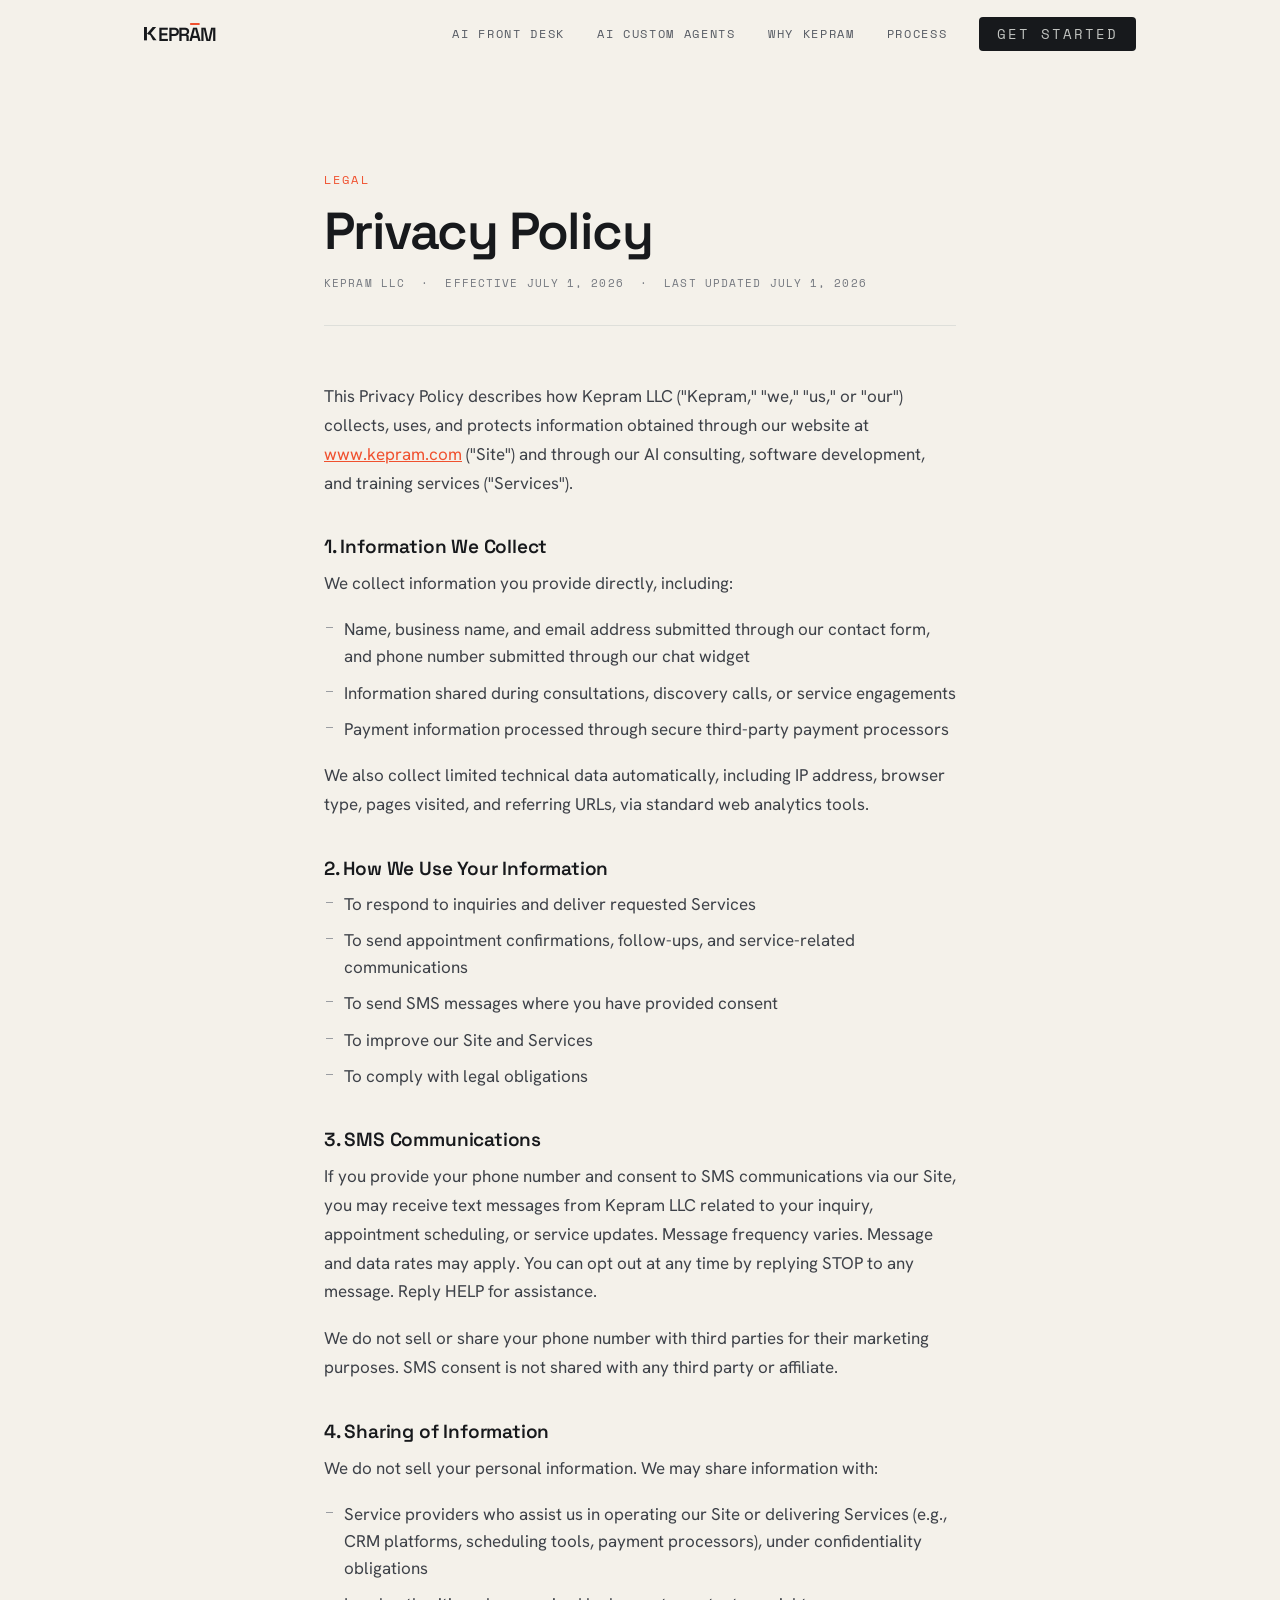
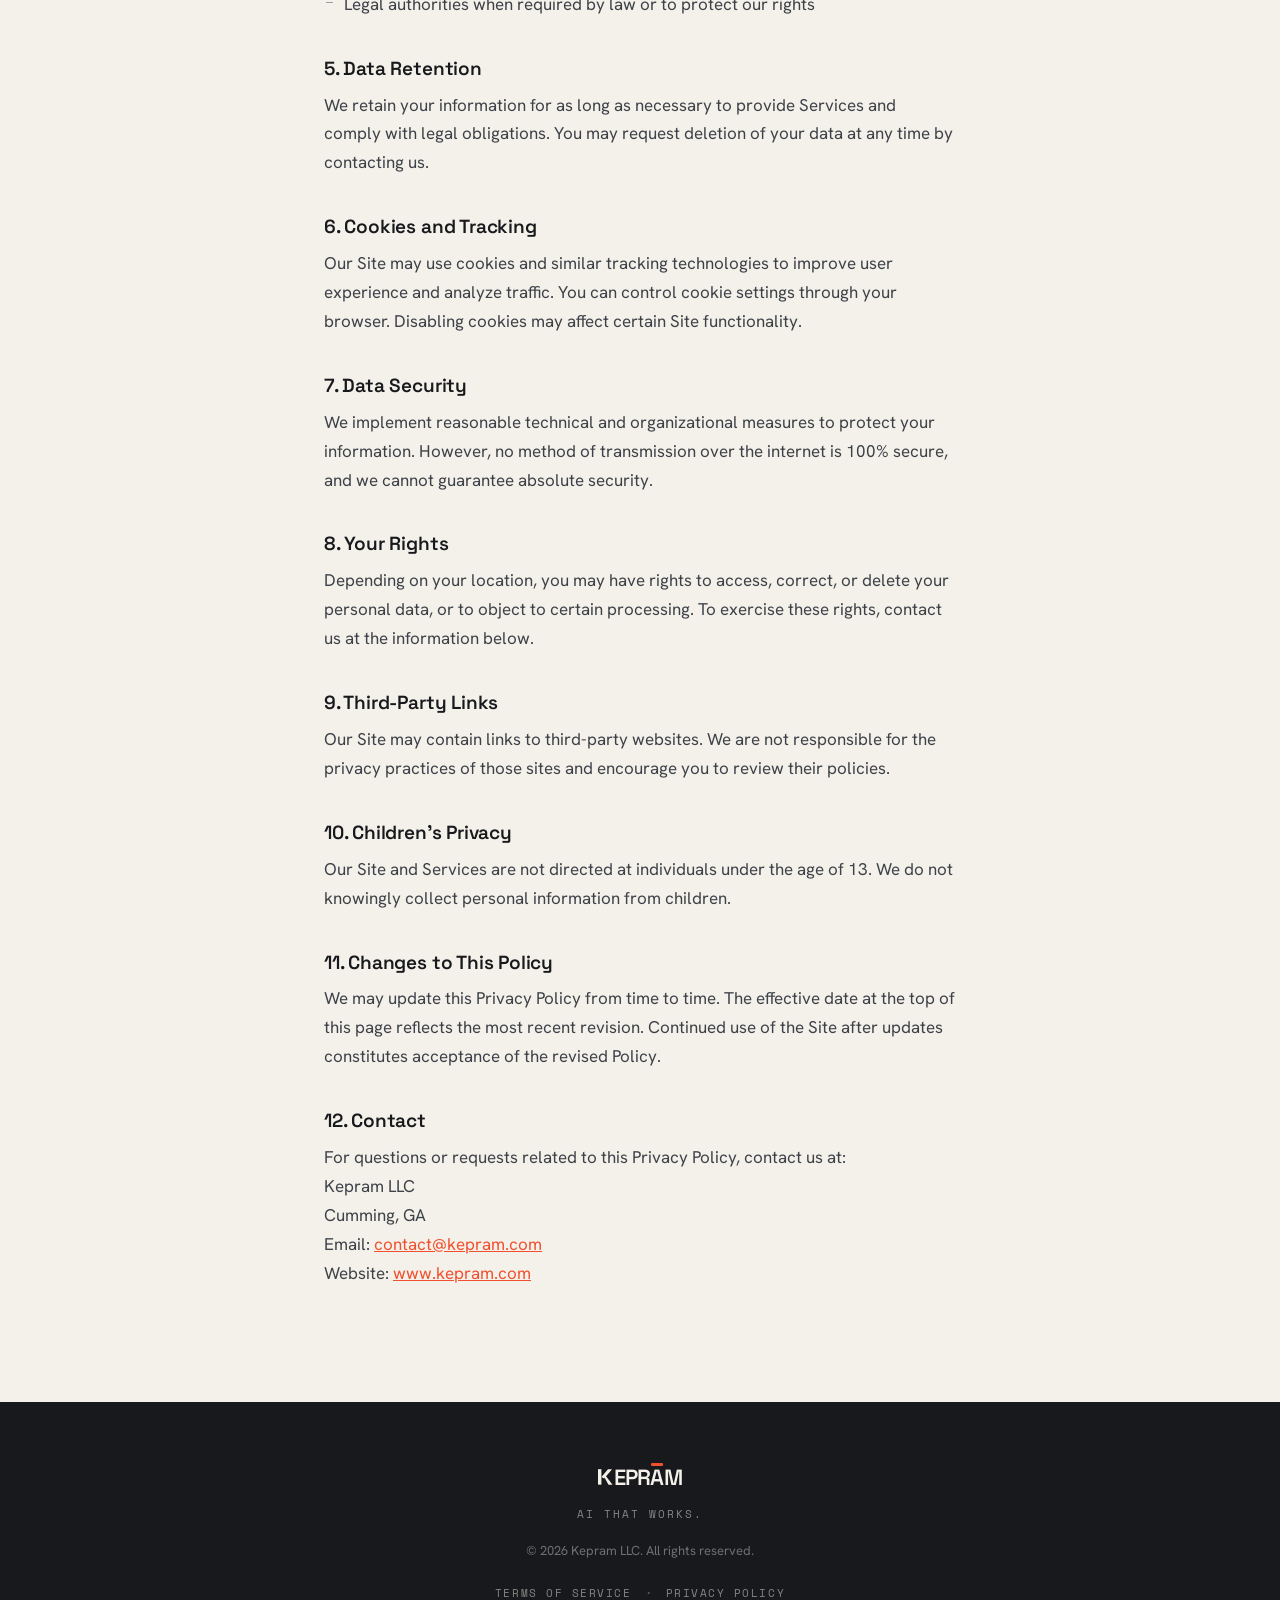
<file: privacy/index.html>
<!DOCTYPE html>
<html lang="en">
<head>
  <meta charset="UTF-8">
  <meta name="viewport" content="width=device-width, initial-scale=1.0">
  <meta name="description" content="Privacy Policy for Kepram LLC — how we collect, use, and protect information from our website and AI consulting, software, and training services.">
  <title>Privacy Policy — Kepram LLC</title>

  <link rel="icon" type="image/svg+xml" href="/assets/kepram-appicon.svg">

  <link rel="preconnect" href="https://fonts.googleapis.com">
  <link rel="preconnect" href="https://fonts.gstatic.com" crossorigin>
  <link href="https://fonts.googleapis.com/css2?family=Space+Grotesk:wght@400;500;600;700&family=Hanken+Grotesk:wght@400;500;600;700&family=Space+Mono:wght@400;700&display=swap" rel="stylesheet">

  <link rel="stylesheet" href="/style.css">
</head>
<body>

  <!-- ============================================================ TOP BAR -->
  <header class="topbar" id="topbar">
    <div class="wrap">
      <a class="wordmark" href="/" aria-label="Kepram home">
        <svg class="wordmark__k" viewBox="20 12 64 72" aria-hidden="true">
          <g fill="currentColor"><rect x="20" y="16" width="15" height="68"/><polygon points="35,50 64,16 82,16 47,57"/><polygon points="47,49 66,84 84,84 51,42"/></g>
        </svg>EPR<span class="wordmark__a">A</span>M
      </a>
      <nav class="topnav">
        <a href="/ai-front-desk/">AI Front Desk</a>
        <a href="/ai-custom-agents/">AI Custom Agents</a>
        <a href="/#why">Why Kepram</a>
        <a href="/#how-it-works">Process</a>
        <a href="/#contact" class="btn btn--ink">Get started</a>
      </nav>
      <button class="hamburger" id="hamburger" aria-label="Open menu">
        <span></span><span></span><span></span>
      </button>
    </div>
  </header>

  <div id="mobile-menu">
    <a href="/ai-front-desk/" class="mobile-link">AI Front Desk</a>
    <a href="/ai-custom-agents/" class="mobile-link">AI Custom Agents</a>
    <a href="/#why" class="mobile-link">Why Kepram</a>
    <a href="/#how-it-works" class="mobile-link">Process</a>
    <a href="/#contact" class="mobile-link mobile-cta">Get started</a>
  </div>

  <!-- ============================================================ LEGAL -->
  <section class="legal">
    <div class="wrap">
      <div class="legal-head">
        <div class="eyebrow">Legal</div>
        <h1>Privacy Policy</h1>
        <p class="legal-meta">Kepram LLC &nbsp;·&nbsp; Effective July 1, 2026 &nbsp;·&nbsp; Last updated July 1, 2026</p>
      </div>

      <div class="legal-body">
        <p>This Privacy Policy describes how Kepram LLC ("Kepram," "we," "us," or "our") collects, uses, and protects information obtained through our website at <a href="https://www.kepram.com">www.kepram.com</a> ("Site") and through our AI consulting, software development, and training services ("Services").</p>

        <h2>1. Information We Collect</h2>
        <p>We collect information you provide directly, including:</p>
        <ul>
          <li>Name, business name, and email address submitted through our contact form, and phone number submitted through our chat widget</li>
          <li>Information shared during consultations, discovery calls, or service engagements</li>
          <li>Payment information processed through secure third-party payment processors</li>
        </ul>
        <p>We also collect limited technical data automatically, including IP address, browser type, pages visited, and referring URLs, via standard web analytics tools.</p>

        <h2>2. How We Use Your Information</h2>
        <ul>
          <li>To respond to inquiries and deliver requested Services</li>
          <li>To send appointment confirmations, follow-ups, and service-related communications</li>
          <li>To send SMS messages where you have provided consent</li>
          <li>To improve our Site and Services</li>
          <li>To comply with legal obligations</li>
        </ul>

        <h2>3. SMS Communications</h2>
        <p>If you provide your phone number and consent to SMS communications via our Site, you may receive text messages from Kepram LLC related to your inquiry, appointment scheduling, or service updates. Message frequency varies. Message and data rates may apply. You can opt out at any time by replying STOP to any message. Reply HELP for assistance.</p>
        <p>We do not sell or share your phone number with third parties for their marketing purposes. SMS consent is not shared with any third party or affiliate.</p>

        <h2>4. Sharing of Information</h2>
        <p>We do not sell your personal information. We may share information with:</p>
        <ul>
          <li>Service providers who assist us in operating our Site or delivering Services (e.g., CRM platforms, scheduling tools, payment processors), under confidentiality obligations</li>
          <li>Legal authorities when required by law or to protect our rights</li>
        </ul>

        <h2>5. Data Retention</h2>
        <p>We retain your information for as long as necessary to provide Services and comply with legal obligations. You may request deletion of your data at any time by contacting us.</p>

        <h2>6. Cookies and Tracking</h2>
        <p>Our Site may use cookies and similar tracking technologies to improve user experience and analyze traffic. You can control cookie settings through your browser. Disabling cookies may affect certain Site functionality.</p>

        <h2>7. Data Security</h2>
        <p>We implement reasonable technical and organizational measures to protect your information. However, no method of transmission over the internet is 100% secure, and we cannot guarantee absolute security.</p>

        <h2>8. Your Rights</h2>
        <p>Depending on your location, you may have rights to access, correct, or delete your personal data, or to object to certain processing. To exercise these rights, contact us at the information below.</p>

        <h2>9. Third-Party Links</h2>
        <p>Our Site may contain links to third-party websites. We are not responsible for the privacy practices of those sites and encourage you to review their policies.</p>

        <h2>10. Children's Privacy</h2>
        <p>Our Site and Services are not directed at individuals under the age of 13. We do not knowingly collect personal information from children.</p>

        <h2>11. Changes to This Policy</h2>
        <p>We may update this Privacy Policy from time to time. The effective date at the top of this page reflects the most recent revision. Continued use of the Site after updates constitutes acceptance of the revised Policy.</p>

        <h2>12. Contact</h2>
        <p>For questions or requests related to this Privacy Policy, contact us at:<br>
        Kepram LLC<br>
        Cumming, GA<br>
        Email: <a href="mailto:contact@kepram.com">contact@kepram.com</a><br>
        Website: <a href="https://www.kepram.com">www.kepram.com</a></p>
      </div>
    </div>
  </section>

  <!-- ============================================================ FOOTER -->
  <footer id="footer">
    <div class="wrap">
      <span class="wordmark wordmark--paper">
        <svg class="wordmark__k" viewBox="20 12 64 72" aria-hidden="true">
          <g fill="currentColor"><rect x="20" y="16" width="15" height="68"/><polygon points="35,50 64,16 82,16 47,57"/><polygon points="47,49 66,84 84,84 51,42"/></g>
        </svg>EPR<span class="wordmark__a">A</span>M
      </span>
      <p class="footer-tagline">AI that works.</p>
      <p class="footer-copy">© 2026 Kepram LLC. All rights reserved.</p>
      <nav class="footer-links">
        <a href="/terms/">Terms of Service</a>
        <span aria-hidden="true">·</span>
        <a href="/privacy/">Privacy Policy</a>
      </nav>
    </div>
  </footer>

  <!-- ============================================================ SCRIPTS -->
  <script>
    /* TOPBAR scroll */
    const topbar = document.getElementById('topbar');
    window.addEventListener('scroll', () => {
      topbar.classList.toggle('scrolled', window.scrollY > 24);
    }, { passive: true });

    /* MOBILE MENU */
    const hamburger = document.getElementById('hamburger');
    const mobileMenu = document.getElementById('mobile-menu');
    hamburger.addEventListener('click', () => {
      hamburger.classList.toggle('open');
      mobileMenu.classList.toggle('open');
    });
    document.querySelectorAll('.mobile-link').forEach(l => {
      l.addEventListener('click', () => {
        hamburger.classList.remove('open');
        mobileMenu.classList.remove('open');
      });
    });
  </script>

  <!-- ============================================================ CHAT WIDGET (LeadConnector — powers SMS + A2P) -->

</body>
</html>
</file>
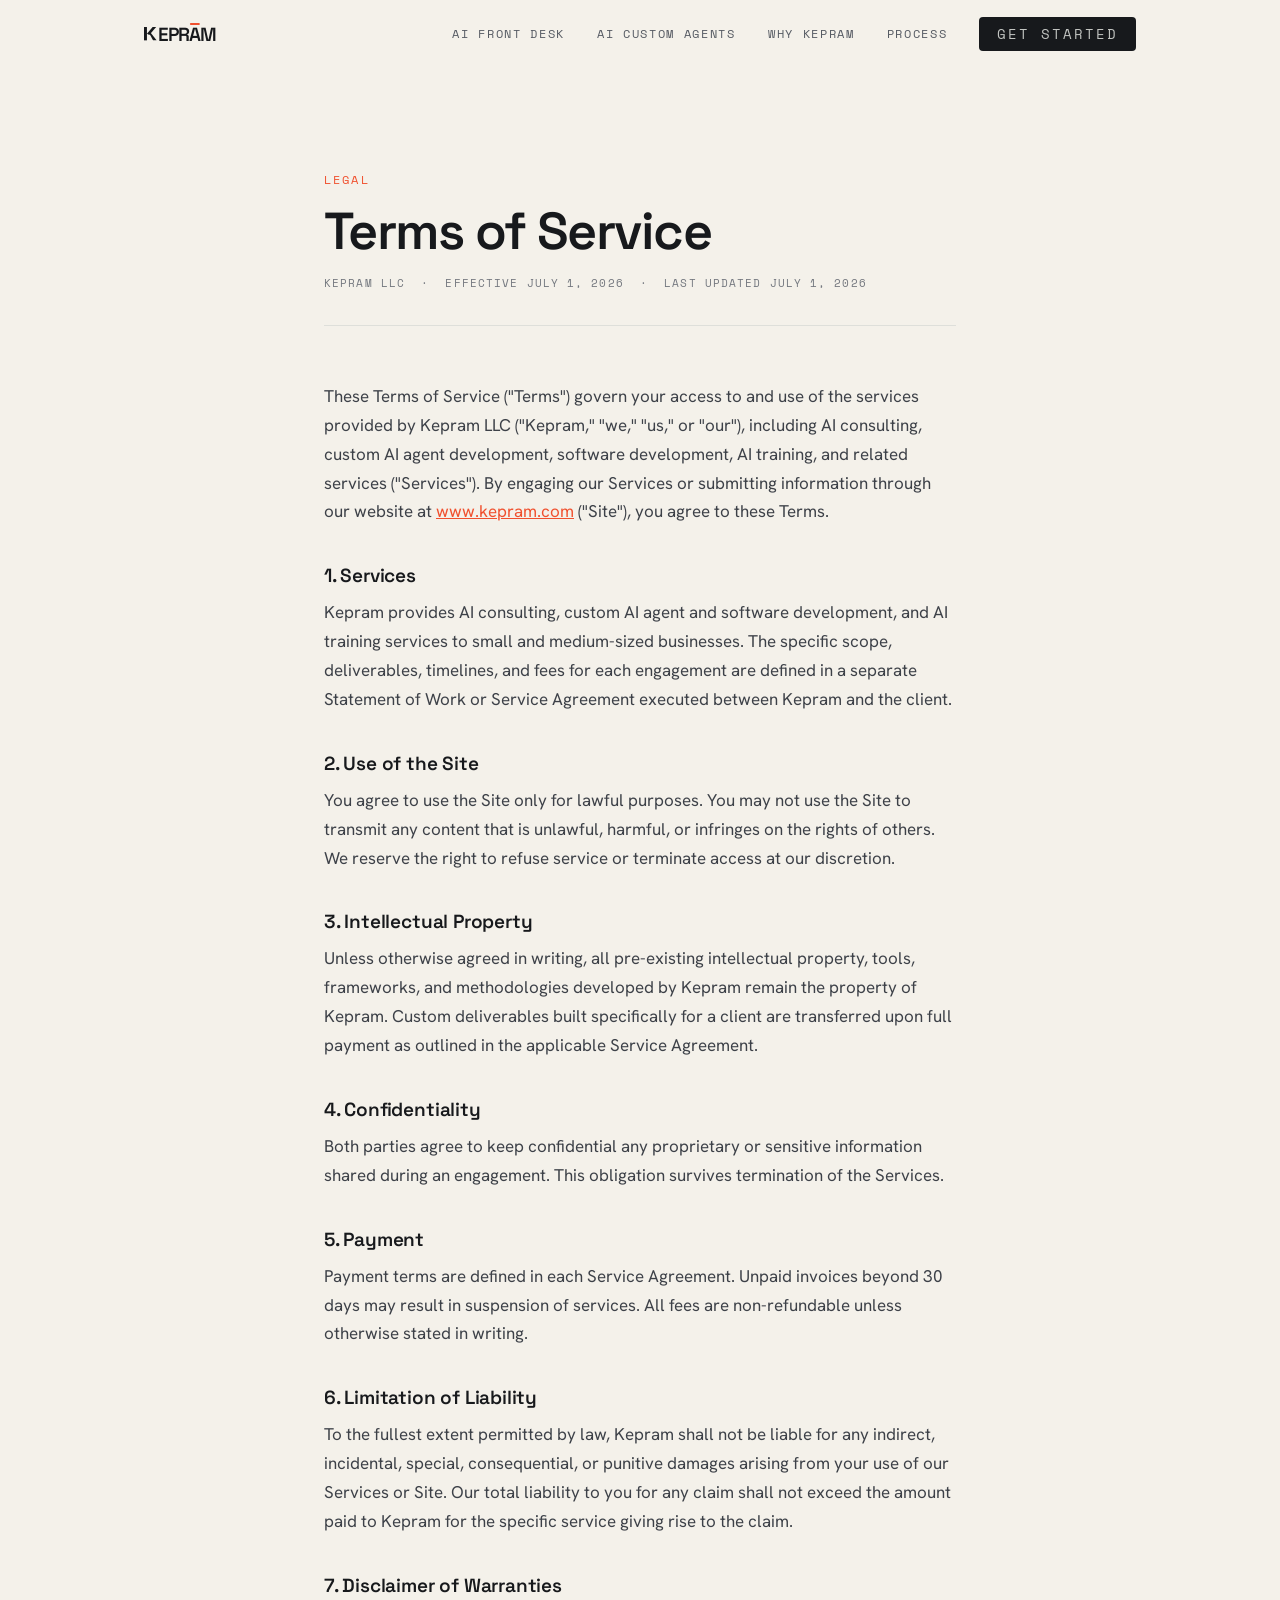
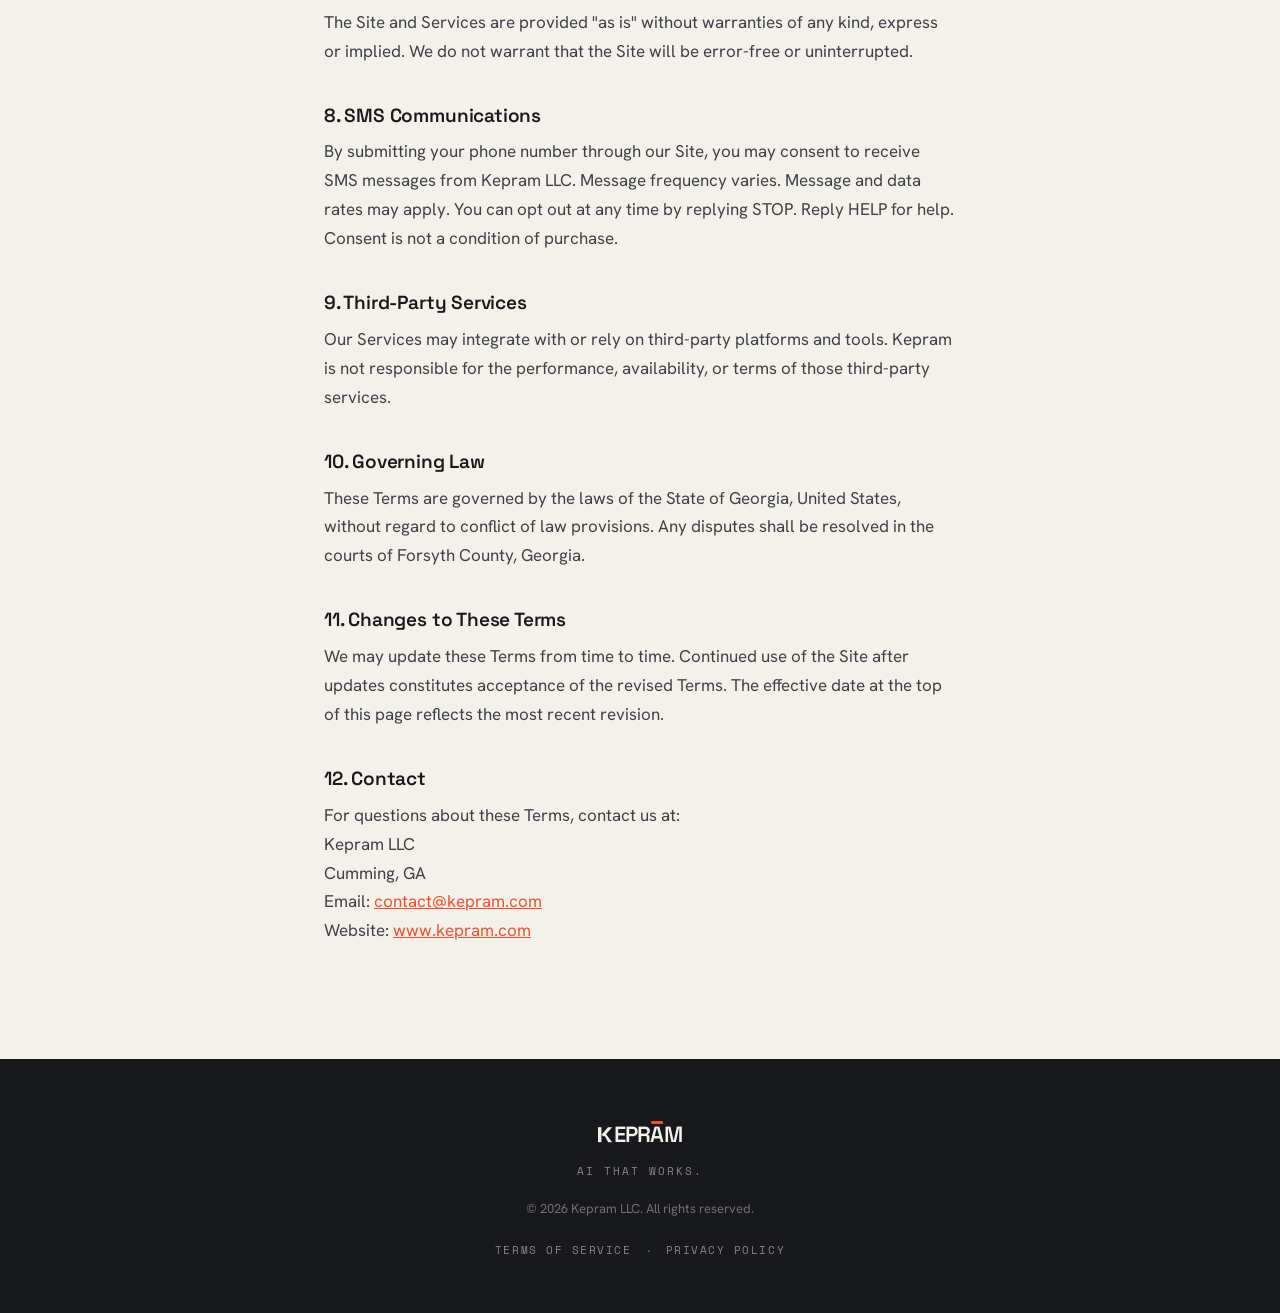
<file: terms/index.html>
<!DOCTYPE html>
<html lang="en">
<head>
  <meta charset="UTF-8">
  <meta name="viewport" content="width=device-width, initial-scale=1.0">
  <meta name="description" content="Terms of Service for Kepram LLC — the terms that govern use of our website and AI consulting, custom agent, software, and training services.">
  <title>Terms of Service — Kepram LLC</title>

  <link rel="icon" type="image/svg+xml" href="/assets/kepram-appicon.svg">

  <link rel="preconnect" href="https://fonts.googleapis.com">
  <link rel="preconnect" href="https://fonts.gstatic.com" crossorigin>
  <link href="https://fonts.googleapis.com/css2?family=Space+Grotesk:wght@400;500;600;700&family=Hanken+Grotesk:wght@400;500;600;700&family=Space+Mono:wght@400;700&display=swap" rel="stylesheet">

  <link rel="stylesheet" href="/style.css">
</head>
<body>

  <!-- ============================================================ TOP BAR -->
  <header class="topbar" id="topbar">
    <div class="wrap">
      <a class="wordmark" href="/" aria-label="Kepram home">
        <svg class="wordmark__k" viewBox="20 12 64 72" aria-hidden="true">
          <g fill="currentColor"><rect x="20" y="16" width="15" height="68"/><polygon points="35,50 64,16 82,16 47,57"/><polygon points="47,49 66,84 84,84 51,42"/></g>
        </svg>EPR<span class="wordmark__a">A</span>M
      </a>
      <nav class="topnav">
        <a href="/ai-front-desk/">AI Front Desk</a>
        <a href="/ai-custom-agents/">AI Custom Agents</a>
        <a href="/#why">Why Kepram</a>
        <a href="/#how-it-works">Process</a>
        <a href="/#contact" class="btn btn--ink">Get started</a>
      </nav>
      <button class="hamburger" id="hamburger" aria-label="Open menu">
        <span></span><span></span><span></span>
      </button>
    </div>
  </header>

  <div id="mobile-menu">
    <a href="/ai-front-desk/" class="mobile-link">AI Front Desk</a>
    <a href="/ai-custom-agents/" class="mobile-link">AI Custom Agents</a>
    <a href="/#why" class="mobile-link">Why Kepram</a>
    <a href="/#how-it-works" class="mobile-link">Process</a>
    <a href="/#contact" class="mobile-link mobile-cta">Get started</a>
  </div>

  <!-- ============================================================ LEGAL -->
  <section class="legal">
    <div class="wrap">
      <div class="legal-head">
        <div class="eyebrow">Legal</div>
        <h1>Terms of Service</h1>
        <p class="legal-meta">Kepram LLC &nbsp;·&nbsp; Effective July 1, 2026 &nbsp;·&nbsp; Last updated July 1, 2026</p>
      </div>

      <div class="legal-body">
        <p>These Terms of Service ("Terms") govern your access to and use of the services provided by Kepram LLC ("Kepram," "we," "us," or "our"), including AI consulting, custom AI agent development, software development, AI training, and related services ("Services"). By engaging our Services or submitting information through our website at <a href="https://www.kepram.com">www.kepram.com</a> ("Site"), you agree to these Terms.</p>

        <h2>1. Services</h2>
        <p>Kepram provides AI consulting, custom AI agent and software development, and AI training services to small and medium-sized businesses. The specific scope, deliverables, timelines, and fees for each engagement are defined in a separate Statement of Work or Service Agreement executed between Kepram and the client.</p>

        <h2>2. Use of the Site</h2>
        <p>You agree to use the Site only for lawful purposes. You may not use the Site to transmit any content that is unlawful, harmful, or infringes on the rights of others. We reserve the right to refuse service or terminate access at our discretion.</p>

        <h2>3. Intellectual Property</h2>
        <p>Unless otherwise agreed in writing, all pre-existing intellectual property, tools, frameworks, and methodologies developed by Kepram remain the property of Kepram. Custom deliverables built specifically for a client are transferred upon full payment as outlined in the applicable Service Agreement.</p>

        <h2>4. Confidentiality</h2>
        <p>Both parties agree to keep confidential any proprietary or sensitive information shared during an engagement. This obligation survives termination of the Services.</p>

        <h2>5. Payment</h2>
        <p>Payment terms are defined in each Service Agreement. Unpaid invoices beyond 30 days may result in suspension of services. All fees are non-refundable unless otherwise stated in writing.</p>

        <h2>6. Limitation of Liability</h2>
        <p>To the fullest extent permitted by law, Kepram shall not be liable for any indirect, incidental, special, consequential, or punitive damages arising from your use of our Services or Site. Our total liability to you for any claim shall not exceed the amount paid to Kepram for the specific service giving rise to the claim.</p>

        <h2>7. Disclaimer of Warranties</h2>
        <p>The Site and Services are provided "as is" without warranties of any kind, express or implied. We do not warrant that the Site will be error-free or uninterrupted.</p>

        <h2>8. SMS Communications</h2>
        <p>By submitting your phone number through our Site, you may consent to receive SMS messages from Kepram LLC. Message frequency varies. Message and data rates may apply. You can opt out at any time by replying STOP. Reply HELP for help. Consent is not a condition of purchase.</p>

        <h2>9. Third-Party Services</h2>
        <p>Our Services may integrate with or rely on third-party platforms and tools. Kepram is not responsible for the performance, availability, or terms of those third-party services.</p>

        <h2>10. Governing Law</h2>
        <p>These Terms are governed by the laws of the State of Georgia, United States, without regard to conflict of law provisions. Any disputes shall be resolved in the courts of Forsyth County, Georgia.</p>

        <h2>11. Changes to These Terms</h2>
        <p>We may update these Terms from time to time. Continued use of the Site after updates constitutes acceptance of the revised Terms. The effective date at the top of this page reflects the most recent revision.</p>

        <h2>12. Contact</h2>
        <p>For questions about these Terms, contact us at:<br>
        Kepram LLC<br>
        Cumming, GA<br>
        Email: <a href="mailto:contact@kepram.com">contact@kepram.com</a><br>
        Website: <a href="https://www.kepram.com">www.kepram.com</a></p>
      </div>
    </div>
  </section>

  <!-- ============================================================ FOOTER -->
  <footer id="footer">
    <div class="wrap">
      <span class="wordmark wordmark--paper">
        <svg class="wordmark__k" viewBox="20 12 64 72" aria-hidden="true">
          <g fill="currentColor"><rect x="20" y="16" width="15" height="68"/><polygon points="35,50 64,16 82,16 47,57"/><polygon points="47,49 66,84 84,84 51,42"/></g>
        </svg>EPR<span class="wordmark__a">A</span>M
      </span>
      <p class="footer-tagline">AI that works.</p>
      <p class="footer-copy">© 2026 Kepram LLC. All rights reserved.</p>
      <nav class="footer-links">
        <a href="/terms/">Terms of Service</a>
        <span aria-hidden="true">·</span>
        <a href="/privacy/">Privacy Policy</a>
      </nav>
    </div>
  </footer>

  <!-- ============================================================ SCRIPTS -->
  <script>
    /* TOPBAR scroll */
    const topbar = document.getElementById('topbar');
    window.addEventListener('scroll', () => {
      topbar.classList.toggle('scrolled', window.scrollY > 24);
    }, { passive: true });

    /* MOBILE MENU */
    const hamburger = document.getElementById('hamburger');
    const mobileMenu = document.getElementById('mobile-menu');
    hamburger.addEventListener('click', () => {
      hamburger.classList.toggle('open');
      mobileMenu.classList.toggle('open');
    });
    document.querySelectorAll('.mobile-link').forEach(l => {
      l.addEventListener('click', () => {
        hamburger.classList.remove('open');
        mobileMenu.classList.remove('open');
      });
    });
  </script>

  <!-- ============================================================ CHAT WIDGET (LeadConnector — powers SMS + A2P) -->

</body>
</html>
</file>
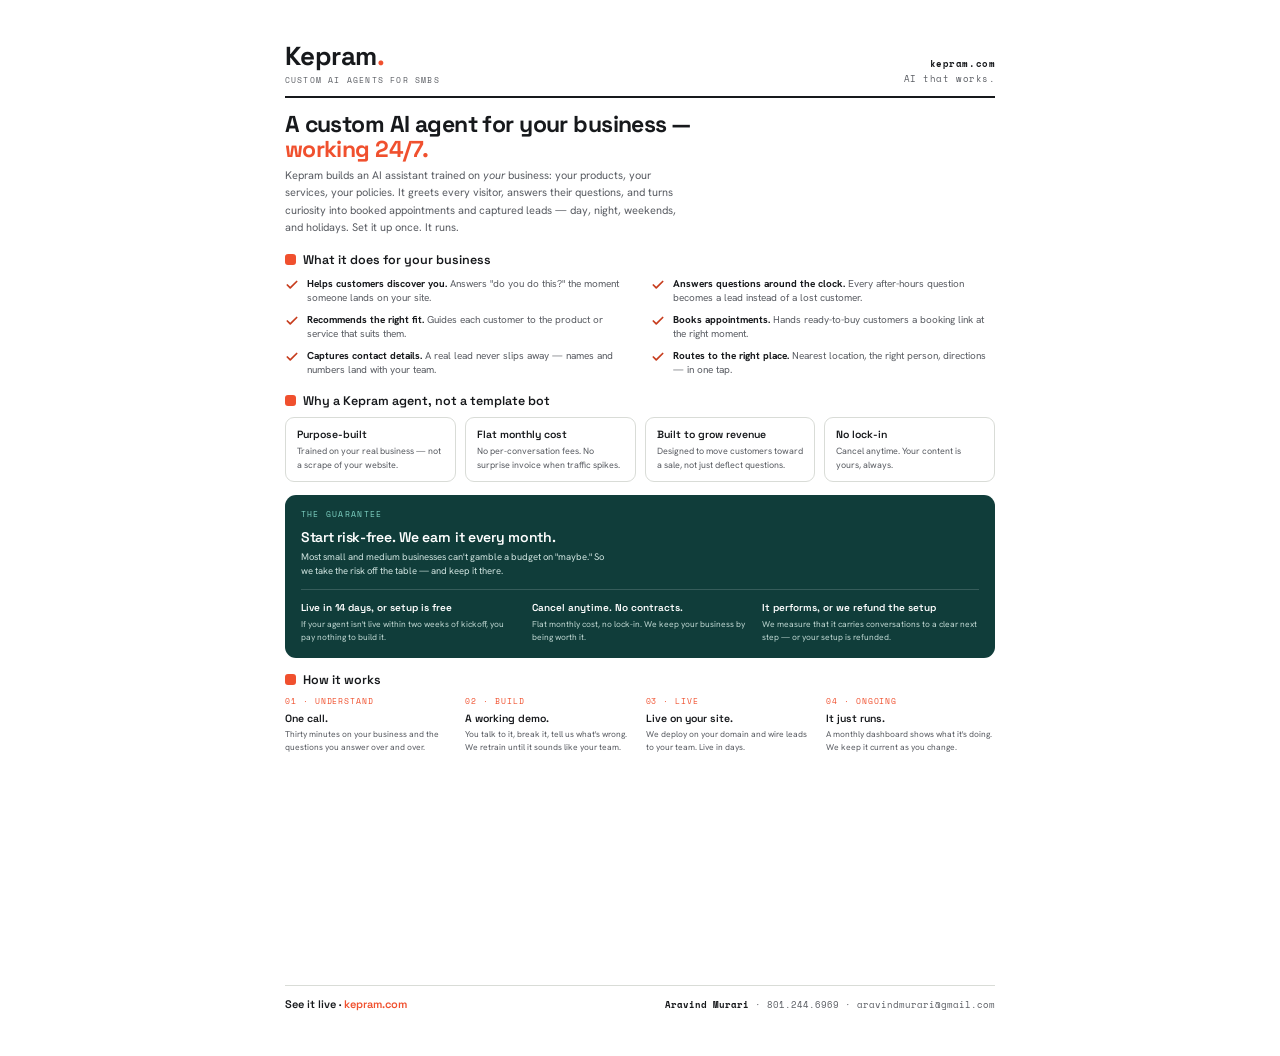
<file: marketing/kepram-flyer.html>
<!DOCTYPE html>
<html lang="en">
<head>
<meta charset="UTF-8">
<title>Kepram — Custom AI Agents for Small Business</title>
<link rel="preconnect" href="https://fonts.googleapis.com">
<link rel="preconnect" href="https://fonts.gstatic.com" crossorigin>
<link href="https://fonts.googleapis.com/css2?family=Space+Grotesk:wght@500;600;700&family=Hanken+Grotesk:wght@400;500;600;700&family=Space+Mono&display=swap" rel="stylesheet">
<style>
  :root{
    --ink:#17191C; --paper:#F4F1EA; --flare:#F0502E; --flare-deep:#C73D1E;
    --petrol:#103D3A; --sand:#E5DBCB; --mist:#D9DCD7; --muted:#5a5d63;
  }
  *{margin:0;padding:0;box-sizing:border-box}
  @page{ size:letter; margin:0; }
  html,body{background:#fff}
  body{
    font-family:'Hanken Grotesk',system-ui,sans-serif;
    color:var(--ink); font-size:10px; line-height:1.45;
    -webkit-print-color-adjust:exact; print-color-adjust:exact;
  }
  .page{ width:8.5in; min-height:11in; margin:0 auto; padding:0.45in 0.55in;
    display:flex; flex-direction:column; }
  a{color:inherit; text-decoration:none}

  /* header */
  header{display:flex; justify-content:space-between; align-items:flex-end;
    border-bottom:2.5px solid var(--ink); padding-bottom:9px; margin-bottom:14px}
  .brand{font-family:'Space Grotesk',sans-serif; font-weight:700; font-size:26px;
    letter-spacing:-.02em; line-height:1}
  .brand .dot{color:var(--flare)}
  .brand-sub{font-family:'Space Mono',monospace; font-size:8px; letter-spacing:.15em;
    text-transform:uppercase; color:var(--muted); margin-top:6px}
  .site{text-align:right; font-family:'Space Mono',monospace; font-size:9px;
    letter-spacing:.06em; color:var(--muted); line-height:1.7}
  .site b{color:var(--ink)}

  /* hero */
  h1{font-family:'Space Grotesk',sans-serif; font-weight:700; font-size:23px;
    letter-spacing:-.025em; line-height:1.08; margin-bottom:6px}
  h1 .flare{color:var(--flare)}
  .lede{font-size:11px; color:var(--muted); margin-bottom:15px; max-width:66ch; line-height:1.55}

  h2{font-family:'Space Grotesk',sans-serif; font-weight:600; font-size:12.5px;
    margin-bottom:7px; display:flex; align-items:center; gap:7px}
  h2::before{content:""; width:11px; height:11px; background:var(--flare);
    border-radius:3px; flex:none}
  section{margin-bottom:13px}
  .muted{color:var(--muted)}

  /* value list — two columns */
  .grid2{display:grid; grid-template-columns:1fr 1fr; gap:5px 22px}
  .row{display:flex; gap:8px; align-items:flex-start; padding:1px 0}
  .row .tick{flex:none; width:14px; height:14px; margin-top:1px; color:var(--flare-deep)}
  .row b{font-weight:700}
  .row .d{color:var(--muted)}

  /* why-different cards */
  .why{display:grid; grid-template-columns:repeat(4,1fr); gap:9px}
  .wcard{border:1px solid var(--mist); border-radius:9px; padding:9px 11px}
  .wcard .t{font-family:'Space Grotesk',sans-serif; font-weight:600; font-size:10.5px;
    margin-bottom:3px}
  .wcard p{font-size:9px; color:var(--muted); line-height:1.5}

  /* guarantee band */
  .guarantee{background:var(--petrol); color:#fff; border-radius:11px;
    padding:14px 16px; margin-bottom:13px}
  .guarantee .eyebrow{font-family:'Space Mono',monospace; font-size:8px; letter-spacing:.16em;
    text-transform:uppercase; color:#7fd3c4; margin-bottom:6px}
  .guarantee .gh{font-family:'Space Grotesk',sans-serif; font-weight:600; font-size:14px;
    letter-spacing:-.02em; margin-bottom:3px}
  .guarantee .gsub{font-size:9.5px; color:#cfe3df; margin-bottom:11px; max-width:62ch}
  .gpts{display:grid; grid-template-columns:repeat(3,1fr); gap:14px;
    border-top:1px solid rgba(255,255,255,.16); padding-top:11px}
  .gpts .t{font-family:'Space Grotesk',sans-serif; font-weight:600; font-size:10px;
    margin-bottom:3px}
  .gpts p{font-size:8.5px; color:#bcd4cf; line-height:1.5}

  /* how it works */
  .steps{display:grid; grid-template-columns:repeat(4,1fr); gap:11px}
  .stp{position:relative}
  .stp .n{font-family:'Space Mono',monospace; font-size:8px; letter-spacing:.12em;
    color:var(--flare); text-transform:uppercase; margin-bottom:4px}
  .stp .t{font-family:'Space Grotesk',sans-serif; font-weight:600; font-size:10.5px;
    margin-bottom:2px}
  .stp p{font-size:8.5px; color:var(--muted); line-height:1.5}

  footer{margin-top:auto; padding-top:11px; border-top:1px solid var(--mist);
    display:flex; justify-content:space-between; align-items:center;
    font-family:'Space Mono',monospace; font-size:9px; color:var(--muted)}
  footer b{color:var(--ink)}
  .cta{font-family:'Space Grotesk',sans-serif; font-weight:600; font-size:11px;
    color:var(--ink)}
  .cta .flare{color:var(--flare)}
</style>
</head>
<body>
<div class="page">

  <header>
    <div>
      <div class="brand">Kepram<span class="dot">.</span></div>
      <div class="brand-sub">Custom AI Agents for SMBs</div>
    </div>
    <div class="site">
      <b>kepram.com</b><br>AI that works.
    </div>
  </header>

  <h1>A custom AI agent for your business &mdash;<br><span class="flare">working 24/7.</span></h1>
  <p class="lede">Kepram builds an AI assistant trained on <i>your</i> business: your products, your services, your policies. It greets every visitor, answers their questions, and turns curiosity into booked appointments and captured leads &mdash; day, night, weekends, and holidays. Set it up once. It runs.</p>

  <section>
    <h2>What it does for your business</h2>
    <div class="grid2">
      <div class="row"><svg class="tick" viewBox="0 0 24 24" fill="none" stroke="currentColor" stroke-width="3" stroke-linecap="round" stroke-linejoin="round"><polyline points="20 6 9 17 4 12"/></svg><div><b>Helps customers discover you.</b> <span class="d">Answers "do you do this?" the moment someone lands on your site.</span></div></div>
      <div class="row"><svg class="tick" viewBox="0 0 24 24" fill="none" stroke="currentColor" stroke-width="3" stroke-linecap="round" stroke-linejoin="round"><polyline points="20 6 9 17 4 12"/></svg><div><b>Answers questions around the clock.</b> <span class="d">Every after-hours question becomes a lead instead of a lost customer.</span></div></div>
      <div class="row"><svg class="tick" viewBox="0 0 24 24" fill="none" stroke="currentColor" stroke-width="3" stroke-linecap="round" stroke-linejoin="round"><polyline points="20 6 9 17 4 12"/></svg><div><b>Recommends the right fit.</b> <span class="d">Guides each customer to the product or service that suits them.</span></div></div>
      <div class="row"><svg class="tick" viewBox="0 0 24 24" fill="none" stroke="currentColor" stroke-width="3" stroke-linecap="round" stroke-linejoin="round"><polyline points="20 6 9 17 4 12"/></svg><div><b>Books appointments.</b> <span class="d">Hands ready-to-buy customers a booking link at the right moment.</span></div></div>
      <div class="row"><svg class="tick" viewBox="0 0 24 24" fill="none" stroke="currentColor" stroke-width="3" stroke-linecap="round" stroke-linejoin="round"><polyline points="20 6 9 17 4 12"/></svg><div><b>Captures contact details.</b> <span class="d">A real lead never slips away &mdash; names and numbers land with your team.</span></div></div>
      <div class="row"><svg class="tick" viewBox="0 0 24 24" fill="none" stroke="currentColor" stroke-width="3" stroke-linecap="round" stroke-linejoin="round"><polyline points="20 6 9 17 4 12"/></svg><div><b>Routes to the right place.</b> <span class="d">Nearest location, the right person, directions &mdash; in one tap.</span></div></div>
    </div>
  </section>

  <section>
    <h2>Why a Kepram agent, not a template bot</h2>
    <div class="why">
      <div class="wcard"><div class="t">Purpose-built</div><p>Trained on your real business &mdash; not a scrape of your website.</p></div>
      <div class="wcard"><div class="t">Flat monthly cost</div><p>No per-conversation fees. No surprise invoice when traffic spikes.</p></div>
      <div class="wcard"><div class="t">Built to grow revenue</div><p>Designed to move customers toward a sale, not just deflect questions.</p></div>
      <div class="wcard"><div class="t">No lock-in</div><p>Cancel anytime. Your content is yours, always.</p></div>
    </div>
  </section>

  <div class="guarantee">
    <div class="eyebrow">The guarantee</div>
    <div class="gh">Start risk-free. We earn it every month.</div>
    <p class="gsub">Most small and medium businesses can't gamble a budget on "maybe." So we take the risk off the table &mdash; and keep it there.</p>
    <div class="gpts">
      <div><div class="t">Live in 14 days, or setup is free</div><p>If your agent isn't live within two weeks of kickoff, you pay nothing to build it.</p></div>
      <div><div class="t">Cancel anytime. No contracts.</div><p>Flat monthly cost, no lock-in. We keep your business by being worth it.</p></div>
      <div><div class="t">It performs, or we refund the setup</div><p>We measure that it carries conversations to a clear next step &mdash; or your setup is refunded.</p></div>
    </div>
  </div>

  <section>
    <h2>How it works</h2>
    <div class="steps">
      <div class="stp"><div class="n">01 &middot; Understand</div><div class="t">One call.</div><p>Thirty minutes on your business and the questions you answer over and over.</p></div>
      <div class="stp"><div class="n">02 &middot; Build</div><div class="t">A working demo.</div><p>You talk to it, break it, tell us what's wrong. We retrain until it sounds like your team.</p></div>
      <div class="stp"><div class="n">03 &middot; Live</div><div class="t">Live on your site.</div><p>We deploy on your domain and wire leads to your team. Live in days.</p></div>
      <div class="stp"><div class="n">04 &middot; Ongoing</div><div class="t">It just runs.</div><p>A monthly dashboard shows what it's doing. We keep it current as you change.</p></div>
    </div>
  </section>

  <footer>
    <div class="cta">See it live &middot; <span class="flare">kepram.com</span></div>
    <div><b>Aravind Murari</b> &middot; 801.244.6969 &middot; aravindmurari@gmail.com</div>
  </footer>

</div>
</body>
</html>
</file>
<file: style.css>
/* ============================================================
   KEPRAM — Precision, with warmth.
   Built from the brand handoff (Jun 2026).
   ============================================================ */

:root {
  /* Core palette */
  --ink:    #17191C;
  --paper:  #F4F1EA;
  --white:  #FFFFFF;
  --flare:  #F0502E;
  --flare-deep: #C73D1E;
  --petrol: #103D3A;
  --sand:   #E5DBCB;
  --mist:   #D9DCD7;

  /* Graphite neutral scale */
  --g-100: #ECEAE2;
  --g-200: #DEDFDA;
  --g-300: #C2C4C1;
  --g-400: #9A9DA2;
  --g-500: #74787F;
  --g-600: #565B63;
  --g-700: #3D4148;
  --g-800: #2A2D33;
  --g-900: #17191C;

  /* Type */
  --display: "Space Grotesk", system-ui, sans-serif;
  --text:    "Hanken Grotesk", system-ui, sans-serif;
  --mono:    "Space Mono", ui-monospace, "SF Mono", monospace;

  /* Rhythm */
  --maxw: 1120px;
  --gutter: clamp(24px, 5vw, 72px);
  --radius: 4px;
  --radius-pill: 999px;

  --shadow-card: 0 1px 2px rgba(23,25,28,.04);
  --shadow-lift: 0 12px 30px -12px rgba(23,25,28,.18);
  --shadow-float: 0 30px 60px -28px rgba(23,25,28,.32);
}

/* ── Reset ── */
*, *::before, *::after { box-sizing: border-box; }
* { margin: 0; padding: 0; }
/* Ensure the [hidden] attribute always wins over any display:flex/grid/etc declaration. */
[hidden] { display: none !important; }
html { -webkit-font-smoothing: antialiased; text-rendering: optimizeLegibility; scroll-behavior: smooth; }
body {
  font-family: var(--text);
  font-size: 17px;
  line-height: 1.6;
  font-weight: 400;
  color: var(--ink);
  background: var(--paper);
  overflow-x: hidden;
}
a { color: inherit; text-decoration: none; }
ul { list-style: none; }
img, svg { display: block; max-width: 100%; }
button { cursor: pointer; font-family: inherit; border: 0; background: none; }

/* ── Layout ── */
.container, .wrap { max-width: var(--maxw); margin: 0 auto; padding-inline: var(--gutter); }
section { padding-block: clamp(72px, 11vw, 140px); position: relative; }

/* ── Typography ── */
h1, h2, h3, h4, h5 {
  font-family: var(--display);
  font-weight: 600;
  line-height: 1.05;
  letter-spacing: -0.02em;
  color: var(--ink);
}

.display-xl { font-size: clamp(48px, 8vw, 92px); letter-spacing: -0.04em; line-height: 0.95; font-weight: 600; }
.display-l  { font-size: clamp(38px, 6vw, 64px); letter-spacing: -0.035em; line-height: 1.0; }
.section-title { font-size: clamp(30px, 4.4vw, 48px); letter-spacing: -0.03em; line-height: 1.05; }
.h3 { font-size: clamp(21px, 2.4vw, 27px); letter-spacing: -0.02em; }
.lead { font-size: clamp(18px, 1.8vw, 22px); line-height: 1.5; color: var(--g-700); font-weight: 400; }
.muted { color: var(--g-600); }

/* Mono label / eyebrow */
.eyebrow {
  display: inline-block;
  font-family: var(--mono);
  font-size: 12px;
  letter-spacing: 0.18em;
  text-transform: uppercase;
  color: var(--flare);
  font-weight: 400;
  margin-bottom: 18px;
}
.eyebrow--ink { color: var(--g-500); }
.eyebrow--paper { color: rgba(244,241,234,.7); }

/* Section headers */
.section-head {
  max-width: 720px;
  margin-bottom: clamp(48px, 7vw, 80px);
}
.section-head .lead { margin-top: 18px; }
.section-head--center { margin-inline: auto; text-align: center; }

.divider { height: 1px; background: var(--g-200); border: 0; }

/* ── Buttons ── */
.btn {
  display: inline-flex;
  align-items: center;
  gap: 10px;
  font-family: var(--display);
  font-weight: 500;
  font-size: 16px;
  letter-spacing: -0.01em;
  padding: 14px 22px;
  border-radius: var(--radius);
  transition: background .18s ease, color .18s ease, border-color .18s ease, transform .12s ease;
  line-height: 1;
  white-space: nowrap;
}
.btn--ink {
  background: var(--ink);
  color: var(--paper);
}
.btn--ink:hover { background: var(--g-800); }
.btn--flare {
  background: var(--flare);
  color: var(--white);
}
.btn--flare:hover { background: var(--flare-deep); }
.btn--ghost {
  background: transparent;
  color: var(--ink);
  border: 1px solid var(--g-300);
}
.btn--ghost:hover { border-color: var(--ink); }
.btn--full { width: 100%; justify-content: center; }
.btn .arrow { transition: transform .2s; }
.btn:hover .arrow { transform: translateX(3px); }

/* ── Navigation ── */
.topbar {
  position: sticky; top: 0; z-index: 50;
  background: color-mix(in srgb, var(--paper) 88%, transparent);
  backdrop-filter: blur(14px);
  -webkit-backdrop-filter: blur(14px);
  border-bottom: 1px solid transparent;
  transition: border-color .2s;
}
.topbar.scrolled { border-bottom-color: var(--g-200); }
.topbar .wrap {
  display: flex; align-items: center; justify-content: space-between;
  height: 68px;
}
.kmark { color: var(--ink); }
.kmark--flare { color: var(--flare); }
.kmark--paper { color: var(--paper); }

/* Wordmark — integrated lockup.
   The mark IS the "K" of "Kepram"; "EPRĀM" follows (no doubled K).
   The "A" is the normal Space Grotesk capital with a coral TOP BAR (macron)
   marking the long-a pronunciation, "Kep-RAHM".
   One font-size on .wordmark scales the whole lockup because the mark is em-sized. */
.wordmark {
  font-family: var(--display);
  font-weight: 600;
  letter-spacing: -0.04em;
  text-transform: uppercase;
  line-height: 1;
  display: inline-flex;
  align-items: baseline;
  white-space: nowrap;
  color: var(--ink);
  font-size: 19px;
}
.wordmark__k {
  height: 0.745em;        /* cap-matched to the font's E·P·R·M */
  width: auto;
  margin-right: 0.05em;
  transform: translateY(0.012em);
  fill: currentColor;
  flex: none;
}
.wordmark--paper { color: var(--paper); }

/* "A" — the normal capital with a coral TOP BAR (macron) drawn above it. */
.wordmark__a {
  position: relative;
  flex: none;
  transition: color 0.5s ease;
}
.wordmark__a::before {
  content: "";
  position: absolute;
  left: 50%;
  top: -0.10em;
  transform: translateX(-50%);
  width: 0.54em;
  height: 0.12em;
  background: var(--flare);
  border-radius: 1px;
}
/* Scroll-activated: A transitions to match the coral bar when the user scrolls past the top. */
.topbar.scrolled .wordmark__a { color: var(--flare); }
/* Single-color lockup (print/emboss/fax): drop the coral to one ink */
.wordmark--mono .wordmark__a::before { background: currentColor; }

/* Hero headline treatment: coral macron above a lowercase "a" — available for future use */
.hero-a { position: relative; display: inline-block; line-height: 1; }
.hero-a > .bar {
  position: absolute;
  left: 50%;
  bottom: 0.72em;
  transform: translateX(-50%);
  width: 0.48em;
  height: 0.085em;
  background: var(--flare);
  border-radius: 1px;
}


.topnav {
  display: flex;
  gap: 32px;
  align-items: center;
}
.topnav a {
  font-family: var(--mono);
  font-size: 12px;
  letter-spacing: 0.14em;
  text-transform: uppercase;
  color: var(--g-600);
  transition: color .15s;
}
.topnav a:hover { color: var(--ink); }
.topnav .btn { padding: 10px 18px; font-size: 14px; }
/* CTA button keeps the mono uppercase style — light graphite for visibility on the ink background.
   --g-300 mirrors the --g-600 used on menu links, just inverted for the dark surface. */
.topnav .btn--ink { color: var(--g-300); }
.topnav .btn--ink:hover { color: var(--paper); }

/* Hamburger */
.hamburger {
  display: none;
  flex-direction: column;
  gap: 5px;
  padding: 6px;
}
.hamburger span {
  display: block;
  width: 22px;
  height: 1.5px;
  background: var(--ink);
  transition: all .2s;
  transform-origin: center;
}
.hamburger.open span:nth-child(1) { transform: translateY(7px) rotate(45deg); }
.hamburger.open span:nth-child(2) { opacity: 0; }
.hamburger.open span:nth-child(3) { transform: translateY(-7px) rotate(-45deg); }

#mobile-menu {
  display: none;
  position: fixed;
  top: 68px; left: 0; right: 0;
  background: var(--paper);
  border-bottom: 1px solid var(--g-200);
  padding: 20px var(--gutter) 24px;
  flex-direction: column;
  gap: 4px;
  z-index: 49;
}
#mobile-menu.open { display: flex; }
.mobile-link {
  padding: 14px 0;
  font-family: var(--mono);
  font-size: 13px;
  letter-spacing: 0.12em;
  text-transform: uppercase;
  color: var(--g-700);
  border-bottom: 1px solid var(--g-200);
}
.mobile-link:last-child { border-bottom: 0; }
.mobile-link.mobile-cta {
  display: inline-block;
  margin-top: 16px;
  background: var(--ink);
  color: var(--paper);
  text-align: center;
  border-radius: var(--radius);
  border-bottom: 0;
  padding: 14px 18px;
}

/* ══════════════════════════════════════════════
   HERO
══════════════════════════════════════════════ */
#hero {
  padding-block: clamp(64px, 9vw, 120px) clamp(72px, 10vw, 130px);
  position: relative;
  overflow: hidden;
}

.hero-layout {
  display: grid;
  grid-template-columns: 1.1fr 1fr;
  gap: clamp(40px, 6vw, 80px);
  align-items: center;
}

.hero-left { display: flex; flex-direction: column; }

.hero-anim { opacity: 0; animation: rise .7s cubic-bezier(.2,.7,.2,1) var(--d,0s) both; }
@keyframes rise {
  from { opacity: 0; transform: translateY(14px); }
  to   { opacity: 1; transform: translateY(0); }
}

.hero-eyebrow {
  display: inline-flex;
  align-items: center;
  gap: 10px;
  margin-bottom: 28px;
}
.hero-eyebrow .dot {
  width: 6px; height: 6px; border-radius: 50%;
  background: var(--flare);
  animation: pulse 2.4s ease-in-out infinite;
}
@keyframes pulse {
  0%, 100% { opacity: 1; transform: scale(1); }
  50% { opacity: .5; transform: scale(.7); }
}

#hero h1 { margin-bottom: 24px; }
#hero h1 .flare { color: var(--flare); }
#hero .hero-sub { color: var(--g-700); max-width: 540px; margin-bottom: 36px; }

.hero-ctas {
  display: flex; gap: 12px;
  flex-wrap: wrap;
  margin-bottom: 48px;
}

.hero-proof {
  display: grid;
  grid-template-columns: repeat(4, 1fr);
  gap: 28px;
  padding-top: 32px;
  border-top: 1px solid var(--g-200);
}
.proof-item { display: flex; flex-direction: column; gap: 6px; }
.proof-num {
  font-family: var(--display);
  font-size: 24px;
  font-weight: 600;
  letter-spacing: -0.02em;
  color: var(--ink);
  line-height: 1;
}
.proof-item--flare .proof-num { color: var(--flare); }
.proof-label {
  font-family: var(--mono);
  font-size: 10.5px;
  letter-spacing: 0.12em;
  text-transform: uppercase;
  color: var(--g-500);
  line-height: 1.3;
}

/* ── Floating bubbles demo ── */
.hero-right {
  display: flex;
  flex-direction: column;
  align-items: center;
  gap: 16px;
}
.bubbles-wrapper {
  width: 100%;
  max-width: 440px;
  position: relative;
  padding: 32px 0;
}

.demo-float {
  position: absolute;
  display: inline-flex;
  align-items: center;
  gap: 8px;
  background: var(--white);
  border: 1px solid var(--g-200);
  border-radius: var(--radius-pill);
  padding: 7px 14px;
  font-family: var(--mono);
  font-size: 10.5px;
  letter-spacing: 0.12em;
  text-transform: uppercase;
  color: var(--g-700);
  box-shadow: var(--shadow-card);
  z-index: 10;
  animation: floatBob 4s ease-in-out infinite;
}
.demo-float--tl { top: 0; left: 0; }
.demo-float--br {
  bottom: 0; right: 0;
  opacity: 0;
  /* Two animations: gentle bob + synced fade-in matching 11s bubble cycle.
     Lead captured shows after the typing indicator (~bc5 at 60% of cycle),
     stays briefly, then fades before the conversation resets. */
  animation:
    floatBob 4s ease-in-out infinite 2s,
    leadShow 11s ease infinite;
}
.demo-float-dot {
  width: 6px; height: 6px; border-radius: 50%;
  background: var(--flare);
  animation: pulse 2.4s ease-in-out infinite;
}
.demo-float-check {
  width: 12px; height: 12px;
  color: var(--flare);
}
@keyframes floatBob {
  0%, 100% { transform: translateY(0); }
  50% { transform: translateY(-5px); }
}
@keyframes leadShow {
  0%, 62%   { opacity: 0; }
  70%, 84%  { opacity: 1; }
  90%, 100% { opacity: 0; }
}

.bubbles-convo {
  display: flex;
  flex-direction: column;
  gap: 12px;
  padding: 8px 0;
}
@keyframes bc1 { 0%,3% {opacity:0;transform:translateY(8px)} 9%,76% {opacity:1;transform:translateY(0)} 89%,100% {opacity:0;transform:translateY(8px)} }
@keyframes bc2 { 0%,14% {opacity:0;transform:translateY(8px)} 20%,76% {opacity:1;transform:translateY(0)} 89%,100% {opacity:0;transform:translateY(8px)} }
@keyframes bc3 { 0%,27% {opacity:0;transform:translateY(8px)} 33%,76% {opacity:1;transform:translateY(0)} 89%,100% {opacity:0;transform:translateY(8px)} }
@keyframes bc4 { 0%,41% {opacity:0;transform:translateY(8px)} 47%,76% {opacity:1;transform:translateY(0)} 89%,100% {opacity:0;transform:translateY(8px)} }
@keyframes bc5 { 0%,54% {opacity:0;transform:translateY(8px)} 60%,76% {opacity:1;transform:translateY(0)} 89%,100% {opacity:0;transform:translateY(8px)} }

.bc-row { display: flex; align-items: flex-end; gap: 10px; opacity: 0; }
.bc-agent { justify-content: flex-start; }
.bc-user { justify-content: flex-end; }
.bc-row:nth-child(1) { animation: bc1 11s ease infinite; }
.bc-row:nth-child(2) { animation: bc2 11s ease infinite; }
.bc-row:nth-child(3) { animation: bc3 11s ease infinite; }
.bc-row:nth-child(4) { animation: bc4 11s ease infinite; }
.bc-row:nth-child(5) { animation: bc5 11s ease infinite; }

.bc-av {
  width: 28px; height: 28px;
  border-radius: var(--radius);
  background: var(--ink);
  color: var(--paper);
  display: flex; align-items: center; justify-content: center;
  font-family: var(--mono);
  font-size: 9px; font-weight: 700;
  letter-spacing: 0.05em;
  flex-shrink: 0;
  margin-bottom: 2px;
}

.bc-bubble {
  max-width: 78%;
  padding: 12px 16px;
  border-radius: 14px;
  font-size: 14px;
  line-height: 1.55;
}
.bc-bubble--agent {
  background: var(--white);
  color: var(--ink);
  border: 1px solid var(--g-200);
  border-bottom-left-radius: 4px;
  box-shadow: var(--shadow-card);
}
.bc-bubble--user {
  background: var(--ink);
  color: var(--paper);
  border-bottom-right-radius: 4px;
}
.bc-bubble--typing {
  display: flex;
  align-items: center;
  gap: 5px;
  padding: 14px 18px;
}
.bc-bubble--typing span {
  width: 6px; height: 6px;
  border-radius: 50%;
  background: var(--g-500);
  animation: typingBounce 1.4s ease-in-out infinite;
}
.bc-bubble--typing span:nth-child(2) { animation-delay: .2s; }
.bc-bubble--typing span:nth-child(3) { animation-delay: .4s; }
@keyframes typingBounce {
  0%, 60%, 100% { transform: translateY(0); opacity: .5; }
  30% { transform: translateY(-4px); opacity: 1; }
}

.demo-caption {
  font-family: var(--mono);
  font-size: 11px;
  letter-spacing: 0.08em;
  text-transform: uppercase;
  color: var(--g-500);
  text-align: center;
  max-width: 380px;
}

/* ══════════════════════════════════════════════
   SERVICES
══════════════════════════════════════════════ */
#services { background: var(--paper); border-top: 1px solid var(--g-200); }

.service-featured {
  display: grid;
  grid-template-columns: 1.15fr 1fr;
  gap: clamp(36px, 5vw, 64px);
  background: var(--white);
  border: 1px solid var(--g-200);
  border-radius: var(--radius);
  padding: clamp(36px, 5vw, 56px);
  margin-bottom: 24px;
  align-items: start;
}

.sf-tag {
  display: inline-flex;
  align-items: center;
  gap: 6px;
  font-family: var(--mono);
  font-size: 10.5px;
  letter-spacing: 0.16em;
  text-transform: uppercase;
  color: var(--flare);
  background: rgba(240,80,46,.06);
  border: 1px solid rgba(240,80,46,.18);
  padding: 6px 12px;
  border-radius: var(--radius);
  margin-bottom: 22px;
}
.sf-tag::before {
  content: '';
  width: 5px; height: 5px;
  border-radius: 50%;
  background: var(--flare);
}

.sf-left h3 {
  font-size: clamp(26px, 3vw, 34px);
  letter-spacing: -0.025em;
  margin-bottom: 18px;
  line-height: 1.1;
}
.sf-left p {
  color: var(--g-700);
  margin-bottom: 14px;
  font-size: 16px;
  line-height: 1.65;
}

.feature-list {
  display: flex;
  flex-direction: column;
  gap: 12px;
  margin-top: 22px;
  margin-bottom: 32px;
}
.feature-list li {
  display: flex;
  gap: 12px;
  align-items: flex-start;
  font-size: 15px;
  color: var(--ink);
  line-height: 1.5;
}
.feature-list li::before {
  content: '';
  flex-shrink: 0;
  width: 14px; height: 14px;
  background: url("data:image/svg+xml;utf8,<svg xmlns='http://www.w3.org/2000/svg' viewBox='0 0 24 24' fill='none' stroke='%23F0502E' stroke-width='2.5' stroke-linecap='round' stroke-linejoin='round'><polyline points='20 6 9 17 4 12'/></svg>") no-repeat center/contain;
  margin-top: 4px;
}

/* Stat grid */
.sf-stat-grid {
  display: grid;
  grid-template-columns: 1fr 1fr;
  gap: 1px;
  background: var(--g-200);
  border: 1px solid var(--g-200);
  border-radius: var(--radius);
  overflow: hidden;
}
.sf-stat {
  background: var(--paper);
  padding: 28px 24px;
  display: flex;
  flex-direction: column;
  gap: 8px;
}
.sf-stat--dim { background: var(--white); }
.sf-stat--dim .sf-stat-num { color: var(--g-400); }
.sf-stat--flare .sf-stat-num { color: var(--flare); }

.sf-stat-num {
  font-family: var(--display);
  font-size: clamp(28px, 3.2vw, 38px);
  font-weight: 600;
  letter-spacing: -0.03em;
  line-height: 1;
  color: var(--ink);
}
.sf-stat-label {
  font-family: var(--mono);
  font-size: 10.5px;
  letter-spacing: 0.12em;
  text-transform: uppercase;
  color: var(--g-500);
  line-height: 1.45;
}

/* Secondary services */
.service-secondary {
  display: grid;
  grid-template-columns: 1fr 1fr;
  gap: 16px;
}
.service-card {
  background: var(--white);
  border: 1px solid var(--g-200);
  border-radius: var(--radius);
  padding: 36px 32px;
  transition: border-color .2s, transform .2s, box-shadow .2s;
}
.service-card:hover {
  border-color: var(--g-400);
  transform: translateY(-2px);
  box-shadow: var(--shadow-lift);
}
.sc-icon {
  width: 44px; height: 44px;
  border: 1px solid var(--g-200);
  border-radius: var(--radius);
  display: flex; align-items: center; justify-content: center;
  color: var(--ink);
  margin-bottom: 22px;
}
.sc-icon svg { width: 20px; height: 20px; }
.service-card h4 {
  font-size: 22px;
  font-weight: 600;
  letter-spacing: -0.02em;
  margin-bottom: 12px;
}
.service-card p {
  color: var(--g-700);
  font-size: 15px;
  line-height: 1.65;
  margin-bottom: 20px;
}
.sc-list {
  display: flex;
  flex-direction: column;
  gap: 8px;
}
.sc-list li {
  font-family: var(--mono);
  font-size: 11px;
  letter-spacing: 0.1em;
  text-transform: uppercase;
  color: var(--g-600);
  padding-left: 14px;
  position: relative;
}
.sc-list li::before {
  content: '';
  position: absolute;
  left: 0; top: 6px;
  width: 6px; height: 1px;
  background: var(--g-400);
}

/* ══════════════════════════════════════════════
   WHY
══════════════════════════════════════════════ */
#why {
  background: var(--sand);
  border-top: 1px solid var(--g-200);
}
.why-grid {
  display: grid;
  grid-template-columns: 1fr 1fr;
  gap: clamp(28px, 4vw, 56px);
  margin-bottom: 64px;
}
.why-item {
  display: grid;
  grid-template-columns: 48px 1fr;
  gap: 20px;
  align-items: start;
}
.why-num {
  font-family: var(--mono);
  font-size: 11px;
  letter-spacing: 0.16em;
  color: var(--flare);
  padding-top: 4px;
  text-transform: uppercase;
}
.why-item h4 {
  font-size: 21px;
  font-weight: 600;
  letter-spacing: -0.02em;
  margin-bottom: 10px;
  color: var(--ink);
}
.why-item p {
  color: var(--g-700);
  font-size: 15px;
  line-height: 1.65;
}

/* Comparison */
.comparison {
  display: grid;
  grid-template-columns: 1fr 1px 1fr;
  background: var(--white);
  border: 1px solid var(--g-200);
  border-radius: var(--radius);
  overflow: hidden;
}
.comparison-col { padding: 36px clamp(28px, 4vw, 48px); }
.comparison-them { background: var(--white); }
.comparison-us { background: var(--paper); }
.comparison-divider { background: var(--g-200); }

.comp-header {
  display: flex;
  align-items: center;
  gap: 10px;
  font-family: var(--mono);
  font-size: 11px;
  letter-spacing: 0.14em;
  text-transform: uppercase;
  margin-bottom: 22px;
  color: var(--g-500);
}
.comparison-us .comp-header { color: var(--flare); }
.comparison-col ul { display: flex; flex-direction: column; gap: 14px; }
.comparison-col li {
  font-size: 15px;
  color: var(--g-700);
  display: flex;
  align-items: flex-start;
  gap: 10px;
  line-height: 1.45;
}
.comparison-us li { color: var(--ink); }
.comp-x, .comp-check {
  flex-shrink: 0;
  width: 18px; height: 18px;
  display: inline-flex;
  align-items: center;
  justify-content: center;
  margin-top: 1px;
}
.comp-x { color: var(--g-400); }
.comp-check { color: var(--flare); }

/* ══════════════════════════════════════════════
   HOW IT WORKS
══════════════════════════════════════════════ */
#how-it-works {
  background: var(--paper);
  border-top: 1px solid var(--g-200);
}
.steps {
  display: grid;
  grid-template-columns: 1fr auto 1fr auto 1fr auto 1fr;
  gap: 0;
  align-items: start;
}
.step {
  text-align: left;
  padding: 0 8px;
}
.step-label {
  font-family: var(--mono);
  font-size: 11px;
  letter-spacing: 0.18em;
  color: var(--flare);
  margin-bottom: 18px;
  text-transform: uppercase;
}
.step-icon {
  width: 56px; height: 56px;
  background: var(--white);
  border: 1px solid var(--g-200);
  border-radius: var(--radius);
  display: flex; align-items: center; justify-content: center;
  color: var(--ink);
  margin-bottom: 20px;
}
.step-icon svg { width: 26px; height: 26px; }
.step h3 {
  font-size: 22px;
  font-weight: 600;
  letter-spacing: -0.02em;
  margin-bottom: 12px;
}
.step p {
  color: var(--g-700);
  font-size: 15px;
  line-height: 1.65;
  max-width: 280px;
}

.step-connector {
  display: flex;
  align-items: center;
  padding-top: 86px;
  padding-inline: 6px;
}
.connector-line {
  width: 40px;
  height: 1px;
  background: linear-gradient(90deg, var(--g-300), var(--g-200));
}

/* ══════════════════════════════════════════════
   INDUSTRIES
══════════════════════════════════════════════ */
#industries {
  background: var(--white);
  border-top: 1px solid var(--g-200);
}
.industries-grid {
  display: grid;
  grid-template-columns: repeat(3, 1fr);
  gap: 16px;
}
.industry-card {
  background: var(--paper);
  border: 1px solid var(--g-200);
  border-radius: var(--radius);
  padding: 26px 24px;
  display: flex;
  gap: 16px;
  align-items: flex-start;
  transition: border-color .2s, background .2s, transform .2s;
}
.industry-card:hover {
  border-color: var(--ink);
  background: var(--white);
  transform: translateY(-2px);
}
.ind-icon {
  width: 36px; height: 36px;
  background: var(--white);
  border: 1px solid var(--g-200);
  border-radius: var(--radius);
  display: flex; align-items: center; justify-content: center;
  color: var(--ink);
  flex-shrink: 0;
  transition: color .2s, border-color .2s;
}
.industry-card:hover .ind-icon { color: var(--flare); border-color: rgba(240,80,46,.3); }
.ind-icon svg { width: 18px; height: 18px; }
.industry-card h4 {
  font-size: 16px;
  font-weight: 600;
  letter-spacing: -0.01em;
  margin-bottom: 5px;
}
.industry-card p {
  font-size: 13px;
  color: var(--g-600);
  line-height: 1.5;
}

.industry-card--other {
  background: transparent;
  border-style: dashed;
  border-color: var(--g-300);
}
.industry-card--other:hover {
  background: var(--paper);
  border-style: solid;
  border-color: var(--flare);
}
.industry-link {
  color: var(--flare);
  font-weight: 500;
}

/* ══════════════════════════════════════════════
   GUARANTEE
══════════════════════════════════════════════ */
#guarantee {
  background: var(--paper);
  border-top: 1px solid var(--g-200);
}
.guarantee-inner {
  background: var(--petrol);
  color: var(--paper);
  border-radius: var(--radius);
  padding: clamp(40px, 5vw, 64px);
}
.guarantee-head { max-width: 600px; margin-bottom: 40px; }
.guarantee-head .eyebrow { margin-bottom: 16px; }
.guarantee-head h2 {
  font-size: clamp(28px, 3.4vw, 40px);
  font-weight: 600;
  letter-spacing: -0.025em;
  line-height: 1.12;
  color: var(--paper);
  margin-bottom: 16px;
}
.guarantee-head p {
  color: rgba(244,241,234,.72);
  font-size: 17px;
  line-height: 1.6;
}
.guarantee-points {
  display: grid;
  grid-template-columns: repeat(3, 1fr);
  gap: clamp(24px, 3vw, 44px);
  border-top: 1px solid rgba(244,241,234,.16);
  padding-top: 36px;
}
.g-point-title {
  font-size: 18px;
  font-weight: 600;
  letter-spacing: -0.01em;
  color: var(--paper);
  margin-bottom: 10px;
}
.g-point p {
  color: rgba(244,241,234,.66);
  font-size: 14.5px;
  line-height: 1.6;
}

/* ══════════════════════════════════════════════
   MID CTA
══════════════════════════════════════════════ */
#mid-cta {
  background: var(--paper);
  border-top: 1px solid var(--g-200);
}
.mid-cta-inner {
  display: flex;
  align-items: center;
  justify-content: space-between;
  gap: 40px;
  background: var(--ink);
  color: var(--paper);
  border-radius: var(--radius);
  padding: clamp(36px, 5vw, 56px);
}
.mid-cta-text h2 {
  font-size: clamp(24px, 3vw, 36px);
  font-weight: 600;
  letter-spacing: -0.025em;
  line-height: 1.15;
  color: var(--paper);
  margin-bottom: 10px;
}
.mid-cta-text p {
  color: rgba(244,241,234,.7);
  font-size: 16px;
}
.mid-cta-actions { display: flex; gap: 12px; flex-shrink: 0; }
.mid-cta-inner .btn--ghost {
  color: var(--paper);
  border-color: rgba(244,241,234,.3);
}
.mid-cta-inner .btn--ghost:hover {
  border-color: var(--paper);
  background: rgba(244,241,234,.05);
}

/* ══════════════════════════════════════════════
   CONTACT
══════════════════════════════════════════════ */
#contact {
  background: var(--paper);
  border-top: 1px solid var(--g-200);
}
.contact-inner {
  display: grid;
  grid-template-columns: 1fr 1.2fr;
  gap: clamp(40px, 6vw, 80px);
  align-items: start;
}
.contact-left h2 { margin-bottom: 18px; }
.contact-left > p {
  color: var(--g-700);
  margin-bottom: 36px;
  font-size: 17px;
  line-height: 1.6;
  max-width: 460px;
}
.contact-facts { display: flex; flex-direction: column; gap: 14px; }
.contact-fact {
  display: flex;
  align-items: center;
  gap: 12px;
  font-size: 15px;
  color: var(--g-700);
}
.contact-fact svg { color: var(--flare); flex-shrink: 0; }

.contact-form {
  background: var(--white);
  border: 1px solid var(--g-200);
  border-radius: var(--radius);
  padding: clamp(28px, 4vw, 40px);
  display: flex;
  flex-direction: column;
  gap: 20px;
}
/* The fields live inside .form-body, so the vertical rhythm has to be set
   here — the form's own gap only spaces .form-body from the success panel. */
.form-body { display: flex; flex-direction: column; gap: 22px; }
.form-row { display: grid; grid-template-columns: 1fr 1fr; gap: 16px; }
.form-group { display: flex; flex-direction: column; gap: 8px; }
.form-group label {
  font-family: var(--mono);
  font-size: 11px;
  letter-spacing: 0.14em;
  text-transform: uppercase;
  color: var(--g-600);
}
.form-optional {
  color: var(--g-400);
  font-weight: 400;
}

/* SMS opt-in — explicit express consent. Checkbox + fine print, sits above the submit button. */
.form-consent {
  display: flex;
  align-items: flex-start;
  gap: 10px;
  font-size: 12px;
  line-height: 1.5;
  color: var(--g-500);
  cursor: pointer;
}
.form-consent input[type="checkbox"] {
  flex: 0 0 auto;
  width: 16px;
  height: 16px;
  margin-top: 1px;
  accent-color: var(--ink);
  cursor: pointer;
}
.form-consent a { color: var(--ink); text-decoration: underline; }

/* Honeypot — completely hidden from humans (visually, from screen readers, and from tab order). */
.form-honeypot {
  position: absolute !important;
  left: -9999px !important;
  width: 1px;
  height: 1px;
  overflow: hidden;
  opacity: 0;
  pointer-events: none;
}

/* Submission states */
.form-error {
  font-size: 14px;
  color: var(--flare);
  margin-top: 4px;
  line-height: 1.5;
}
.form-error a { color: var(--flare); text-decoration: underline; }

.form-success {
  display: flex;
  flex-direction: column;
  align-items: center;
  text-align: center;
  padding: 24px 8px 8px;
  animation: form-success-in 0.5s cubic-bezier(.2,.7,.2,1) both;
}
@keyframes form-success-in {
  from { opacity: 0; transform: translateY(8px); }
  to   { opacity: 1; transform: translateY(0); }
}
.form-success-icon {
  width: 64px;
  height: 64px;
  border-radius: 999px;
  background: var(--flare);
  color: var(--paper);
  display: flex;
  align-items: center;
  justify-content: center;
  margin-bottom: 20px;
  animation: form-success-pop 0.5s cubic-bezier(.34,1.56,.64,1) 0.1s both;
}
@keyframes form-success-pop {
  from { transform: scale(0.6); opacity: 0; }
  to   { transform: scale(1); opacity: 1; }
}
.form-success h3 {
  font-family: var(--display);
  font-size: 24px;
  font-weight: 600;
  letter-spacing: -0.02em;
  color: var(--ink);
  margin-bottom: 8px;
}
.form-success p {
  font-size: 15px;
  color: var(--g-600);
  line-height: 1.55;
  max-width: 320px;
}
.form-group input,
.form-group textarea {
  font-family: var(--text);
  font-size: 15px;
  color: var(--ink);
  background: var(--paper);
  border: 1px solid var(--g-200);
  border-radius: var(--radius);
  padding: 12px 14px;
  outline: 0;
  width: 100%;
  resize: vertical;
  transition: border-color .15s, background .15s;
}
.form-group input::placeholder,
.form-group textarea::placeholder { color: var(--g-400); }
.form-group input:focus,
.form-group textarea:focus {
  border-color: var(--ink);
  background: var(--white);
}

/* ══════════════════════════════════════════════
   FOOTER
══════════════════════════════════════════════ */
#footer {
  background: var(--ink);
  color: rgba(244,241,234,.6);
  padding: clamp(48px, 6vw, 64px) 0 clamp(32px, 4vw, 48px);
}
#footer .wrap { display: flex; flex-direction: column; align-items: center; gap: 18px; text-align: center; }
#footer .wordmark { color: var(--paper); font-size: 22px; }
.footer-tagline {
  font-family: var(--mono);
  font-size: 11px;
  letter-spacing: 0.18em;
  text-transform: uppercase;
  color: rgba(244,241,234,.5);
}
.footer-copy {
  font-size: 13px;
  color: rgba(244,241,234,.4);
}

/* ══════════════════════════════════════════════
   RESPONSIVE
══════════════════════════════════════════════ */
@media (max-width: 1024px) {
  .service-featured { grid-template-columns: 1fr; }
}

@media (max-width: 900px) {
  /* With five nav items the full bar gets tight before 640px — collapse to the hamburger here. */
  .topnav { display: none; }
  .hamburger { display: flex; }

  .hero-layout { grid-template-columns: 1fr; }
  .hero-right { align-items: center; }
  .bubbles-wrapper { max-width: 460px; }

  .hero-proof { grid-template-columns: repeat(2, 1fr); gap: 24px; }

  .service-secondary { grid-template-columns: 1fr; }
  .why-grid { grid-template-columns: 1fr; gap: 28px; }
  .industries-grid { grid-template-columns: repeat(2, 1fr); }
  .contact-inner { grid-template-columns: 1fr; }

  .comparison { grid-template-columns: 1fr; }
  .comparison-divider { width: 100%; height: 1px; }

  .steps { grid-template-columns: 1fr; gap: 32px; }
  .step-connector { display: none; }

  .guarantee-points { grid-template-columns: 1fr; gap: 28px; }

  .mid-cta-inner { flex-direction: column; align-items: flex-start; text-align: left; gap: 28px; }
}

@media (max-width: 640px) {
  .industries-grid { grid-template-columns: 1fr; }
  .form-row { grid-template-columns: 1fr; }
  .hero-ctas { flex-direction: column; align-items: stretch; }
  .hero-ctas .btn { justify-content: center; }
  .mid-cta-actions { flex-direction: column; align-items: stretch; width: 100%; }
}

/* ══════════════════════════════════════════════
   CHAT WIDGET
══════════════════════════════════════════════ */

#kw-bubble {
  position: fixed;
  bottom: 28px; right: 28px;
  z-index: 999;
  width: 56px; height: 56px;
  border-radius: 50%;
  background: var(--ink);
  color: var(--paper);
  display: flex; align-items: center; justify-content: center;
  cursor: pointer;
  box-shadow: 0 8px 24px rgba(23,25,28,.25);
  transition: transform .2s, box-shadow .2s, background .2s;
  user-select: none;
}
#kw-bubble:hover {
  transform: scale(1.06);
  box-shadow: 0 12px 32px rgba(23,25,28,.32);
}
#kw-bubble.kw-active {
  background: var(--g-800);
}

#kw-bubble-ring {
  position: absolute;
  inset: -4px;
  border-radius: 50%;
  border: 2px solid rgba(240,80,46,.5);
  animation: kwRing 2.6s ease-out infinite;
  pointer-events: none;
}
@keyframes kwRing {
  0% { transform: scale(1); opacity: .7; }
  100% { transform: scale(1.45); opacity: 0; }
}

#kw-unread {
  display: none;
  position: absolute;
  top: -3px; right: -3px;
  width: 18px; height: 18px;
  border-radius: 50%;
  background: var(--flare);
  border: 2px solid var(--paper);
  font-family: var(--mono);
  font-size: 10px;
  font-weight: 700;
  color: var(--white);
  align-items: center;
  justify-content: center;
}

#kw-panel {
  position: fixed;
  bottom: 96px; right: 28px;
  z-index: 998;
  width: 360px; height: 540px;
  background: var(--white);
  border: 1px solid var(--g-200);
  border-radius: var(--radius);
  display: flex;
  flex-direction: column;
  overflow: hidden;
  box-shadow: 0 30px 60px -20px rgba(23,25,28,.32);
  opacity: 0;
  pointer-events: none;
  transform: translateY(14px) scale(.98);
  transition: opacity .25s ease, transform .25s cubic-bezier(.23,1,.32,1);
}
#kw-panel.kw-open {
  opacity: 1;
  pointer-events: all;
  transform: translateY(0) scale(1);
}

#kw-header {
  display: flex;
  align-items: center;
  justify-content: space-between;
  padding: 14px 16px;
  background: var(--ink);
  color: var(--paper);
  flex-shrink: 0;
}
#kw-header-left { display: flex; align-items: center; gap: 12px; }
#kw-avatar {
  width: 36px; height: 36px;
  border-radius: var(--radius);
  background: var(--flare);
  color: var(--paper);
  display: flex; align-items: center; justify-content: center;
  flex-shrink: 0;
}
#kw-name {
  font-family: var(--display);
  font-size: 14px;
  font-weight: 600;
  letter-spacing: -0.01em;
  color: var(--paper);
}
#kw-status {
  font-family: var(--mono);
  font-size: 9.5px;
  font-weight: 400;
  letter-spacing: 0.1em;
  text-transform: uppercase;
  color: var(--flare);
  margin-left: 6px;
}
#kw-tagline {
  font-family: var(--mono);
  font-size: 9.5px;
  letter-spacing: 0.08em;
  text-transform: uppercase;
  color: rgba(244,241,234,.55);
  margin-top: 2px;
}
#kw-close-btn {
  background: transparent;
  color: rgba(244,241,234,.7);
  padding: 4px;
  border-radius: var(--radius);
  display: flex;
  transition: color .15s, background .15s;
}
#kw-close-btn:hover {
  color: var(--paper);
  background: rgba(244,241,234,.08);
}

#kw-messages {
  flex: 1;
  overflow-y: auto;
  padding: 18px 14px;
  display: flex;
  flex-direction: column;
  gap: 10px;
  background: var(--paper);
  scrollbar-width: thin;
  scrollbar-color: var(--g-300) transparent;
}
#kw-messages::-webkit-scrollbar { width: 4px; }
#kw-messages::-webkit-scrollbar-thumb { background: var(--g-300); border-radius: 2px; }

.kw-row { display: flex; align-items: flex-end; gap: 7px; }
.kw-aiagent { justify-content: flex-start; }
.kw-user { justify-content: flex-end; }

.kw-av {
  width: 24px; height: 24px;
  border-radius: var(--radius);
  background: var(--ink);
  color: var(--flare);
  display: flex; align-items: center; justify-content: center;
  flex-shrink: 0;
  margin-bottom: 2px;
}

.kw-bubble {
  max-width: 80%;
  padding: 10px 13px;
  border-radius: 12px;
  font-size: 13.5px;
  line-height: 1.55;
}
.kw-bubble-aiagent {
  background: var(--white);
  color: var(--ink);
  border: 1px solid var(--g-200);
  border-bottom-left-radius: 4px;
}
.kw-bubble-user {
  background: var(--ink);
  color: var(--paper);
  border-bottom-right-radius: 4px;
}

.kw-bubble-aiagent p { margin-bottom: 7px; }
.kw-bubble-aiagent p:last-child { margin-bottom: 0; }
.kw-bubble-aiagent ul { padding-left: 16px; margin: 5px 0; }
.kw-bubble-aiagent li { margin-bottom: 3px; }
.kw-bubble-aiagent strong { font-weight: 600; }
.kw-bubble-aiagent a { color: var(--flare); text-decoration: underline; }

.kw-book-btn {
  display: inline-block;
  margin-top: 8px;
  background: var(--flare);
  color: var(--white) !important;
  text-decoration: none !important;
  padding: 8px 14px;
  border-radius: var(--radius);
  font-family: var(--display);
  font-size: 12.5px;
  font-weight: 500;
}

.kw-typing {
  display: flex;
  align-items: center;
  gap: 4px;
  background: var(--white);
  border: 1px solid var(--g-200);
  border-radius: 12px;
  border-bottom-left-radius: 4px;
  padding: 12px 14px;
}
.kw-typing span {
  width: 6px; height: 6px;
  border-radius: 50%;
  background: var(--g-500);
  animation: kwBounce 1.4s ease-in-out infinite;
}
.kw-typing span:nth-child(2) { animation-delay: .2s; }
.kw-typing span:nth-child(3) { animation-delay: .4s; }
@keyframes kwBounce {
  0%, 60%, 100% { transform: translateY(0); opacity: .5; }
  30% { transform: translateY(-5px); opacity: 1; }
}

#kw-input-area {
  display: flex;
  align-items: flex-end;
  gap: 8px;
  padding: 12px 14px;
  border-top: 1px solid var(--g-200);
  background: var(--white);
  flex-shrink: 0;
}
#kw-input {
  flex: 1;
  background: var(--paper);
  border: 1px solid var(--g-200);
  border-radius: var(--radius);
  padding: 10px 12px;
  font-family: var(--text);
  font-size: 13.5px;
  color: var(--ink);
  outline: 0;
  resize: none;
  min-height: 38px;
  max-height: 100px;
  line-height: 1.5;
  scrollbar-width: none;
  transition: border-color .15s, background .15s;
}
#kw-input::-webkit-scrollbar { display: none; }
#kw-input::placeholder { color: var(--g-500); }
#kw-input:focus {
  border-color: var(--ink);
  background: var(--white);
}

#kw-send {
  width: 38px; height: 38px;
  background: var(--ink);
  color: var(--paper);
  border-radius: var(--radius);
  display: flex; align-items: center; justify-content: center;
  flex-shrink: 0;
  transition: background .15s, transform .1s;
}
#kw-send:hover { background: var(--flare); transform: scale(1.04); }
#kw-send:disabled { opacity: .3; transform: none; cursor: not-allowed; }

@media (max-width: 480px) {
  #kw-panel {
    bottom: 0; right: 0; left: 0;
    width: 100%;
    height: 78dvh;
    border-radius: var(--radius) var(--radius) 0 0;
  }
  #kw-bubble { bottom: 20px; right: 20px; }
}

/* ══════════════════════════════════════════════
   SCROLL REVEAL
══════════════════════════════════════════════ */
.reveal {
  opacity: 0;
  transform: translateY(18px);
  transition: opacity .7s cubic-bezier(.2,.7,.2,1), transform .7s cubic-bezier(.2,.7,.2,1);
}
.reveal.is-visible {
  opacity: 1;
  transform: translateY(0);
}

/* ══════════════════════════════════════════════
   PRODUCTS & SUBPAGES (multi-page)
══════════════════════════════════════════════ */

/* Section background utilities — keep the vertical rhythm consistent across pages */
.bg-paper { background: var(--paper); border-top: 1px solid var(--g-200); }
.bg-white { background: var(--white); border-top: 1px solid var(--g-200); }
.bg-sand  { background: var(--sand);  border-top: 1px solid var(--g-200); }

/* Active nav state */
.topnav a.is-active { color: var(--ink); }

/* ── Homepage product duo ── */
.product-duo {
  display: grid;
  grid-template-columns: 1fr 1fr;
  gap: 16px;
}
.product-card {
  display: flex;
  flex-direction: column;
  background: var(--white);
  border: 1px solid var(--g-200);
  border-radius: var(--radius);
  padding: clamp(32px, 4vw, 48px);
  transition: border-color .2s, transform .2s, box-shadow .2s;
}
.product-card:hover {
  border-color: var(--g-400);
  transform: translateY(-2px);
  box-shadow: var(--shadow-lift);
}
.product-tag {
  font-family: var(--mono);
  font-size: 10.5px;
  letter-spacing: 0.16em;
  text-transform: uppercase;
  color: var(--g-500);
  margin-bottom: 20px;
}
.product-card h3 {
  font-size: clamp(24px, 2.6vw, 30px);
  letter-spacing: -0.025em;
  line-height: 1.1;
  margin-bottom: 14px;
}
.product-card > p {
  color: var(--g-700);
  font-size: 15px;
  line-height: 1.65;
}
.product-card .feature-list { margin-top: 20px; margin-bottom: 28px; }
.product-foot {
  margin-top: auto;
  display: flex;
  flex-direction: column;
  gap: 16px;
  align-items: stretch;
}
/* Full-width, centered CTA so the long product labels never crowd the card edge. */
.product-foot .btn { width: 100%; justify-content: center; }
.product-price {
  align-self: flex-start;
  font-family: var(--mono);
  font-size: 12px;
  letter-spacing: 0.06em;
  text-transform: uppercase;
  color: var(--g-600);
}
.product-price strong { color: var(--ink); font-weight: 700; }

/* ── Subpage hero ── */
.page-hero {
  background: var(--paper);
  padding-block: clamp(72px, 10vw, 120px) clamp(56px, 7vw, 80px);
  border-bottom: 1px solid var(--g-200);
}
.page-hero h1 { margin-bottom: 22px; }
.page-hero h1 .flare { color: var(--flare); }
.page-hero .lead { max-width: 600px; color: var(--g-700); }
.page-hero .hero-ctas { margin-top: 34px; margin-bottom: 0; }
.page-hero .hero-proof { margin-top: 52px; }

/* ── Works-with (spec list) ── */
.works-inner {
  display: grid;
  grid-template-columns: 1fr 1fr;
  gap: clamp(36px, 5vw, 72px);
  align-items: center;
}
.works-inner .lead { margin-top: 16px; color: var(--g-700); max-width: 460px; }
.spec-list { display: flex; flex-direction: column; }
.spec-list li {
  display: flex;
  align-items: flex-start;
  gap: 14px;
  padding: 18px 0;
  border-bottom: 1px solid var(--g-200);
}
.spec-list li:last-child { border-bottom: 0; }
.spec-list li::before {
  content: '';
  flex-shrink: 0;
  width: 18px; height: 18px;
  margin-top: 2px;
  background: url("data:image/svg+xml;utf8,<svg xmlns='http://www.w3.org/2000/svg' viewBox='0 0 24 24' fill='none' stroke='%23F0502E' stroke-width='2.5' stroke-linecap='round' stroke-linejoin='round'><polyline points='20 6 9 17 4 12'/></svg>") no-repeat center/contain;
}
.spec-list b { display: block; font-weight: 600; color: var(--ink); font-size: 16px; }
.spec-list span { display: block; color: var(--g-600); font-size: 14px; line-height: 1.55; }

/* ── Pricing ── */
.pricing-card {
  max-width: 560px;
  margin: 0 auto;
  background: var(--white);
  border: 1px solid var(--g-200);
  border-radius: var(--radius);
  padding: clamp(36px, 5vw, 56px);
  text-align: center;
}
.pricing-card .eyebrow { color: var(--g-500); }
.pricing-card .feature-list {
  text-align: left;
  max-width: 360px;
  margin: 18px auto 32px;
}
.pricing-note {
  font-family: var(--mono);
  font-size: 10.5px;
  letter-spacing: 0.1em;
  text-transform: uppercase;
  color: var(--g-500);
  margin-top: 18px;
}

/* ── Trio (3-up numbered points) ── */
.trio {
  display: grid;
  grid-template-columns: repeat(3, 1fr);
  gap: clamp(28px, 4vw, 56px);
}
.trio-item .trio-num {
  font-family: var(--mono);
  font-size: 11px;
  letter-spacing: 0.16em;
  text-transform: uppercase;
  color: var(--flare);
}
.trio-item h4 {
  font-size: 21px;
  font-weight: 600;
  letter-spacing: -0.02em;
  margin: 14px 0 10px;
}
.trio-item p {
  color: var(--g-700);
  font-size: 15px;
  line-height: 1.65;
}

@media (max-width: 900px) {
  .product-duo { grid-template-columns: 1fr; }
  .works-inner { grid-template-columns: 1fr; gap: 32px; }
  .trio { grid-template-columns: 1fr; gap: 32px; }
}

/* ── Legal pages (Terms, Privacy) ── */
.legal { background: var(--paper); padding-block: clamp(56px, 8vw, 96px); }
.legal .wrap { max-width: 760px; }
.legal-head {
  margin-bottom: clamp(36px, 5vw, 56px);
  padding-bottom: 32px;
  border-bottom: 1px solid var(--g-200);
}
.legal-head .eyebrow { margin-bottom: 16px; }
.legal-head h1 {
  font-size: clamp(34px, 5vw, 52px);
  letter-spacing: -0.03em;
  line-height: 1.02;
  margin-bottom: 16px;
}
.legal-meta {
  font-family: var(--mono);
  font-size: 11px;
  letter-spacing: 0.1em;
  text-transform: uppercase;
  color: var(--g-500);
  line-height: 1.7;
}
.legal-body > p {
  color: var(--g-700);
  line-height: 1.7;
  margin-bottom: 18px;
}
.legal-body h2 {
  font-size: 19px;
  font-weight: 600;
  letter-spacing: -0.01em;
  color: var(--ink);
  margin: 40px 0 12px;
}
.legal-body ul {
  display: flex;
  flex-direction: column;
  gap: 9px;
  margin: 4px 0 18px;
}
.legal-body li {
  position: relative;
  padding-left: 20px;
  color: var(--g-700);
  line-height: 1.6;
}
.legal-body li::before {
  content: '';
  position: absolute;
  left: 2px; top: 11px;
  width: 7px; height: 1px;
  background: var(--g-400);
}
.legal-body a { color: var(--flare); text-decoration: underline; }
.legal-body strong { font-weight: 600; color: var(--ink); }

/* Footer legal links */
.footer-links { display: flex; align-items: center; gap: 14px; }
.footer-links a {
  font-family: var(--mono);
  font-size: 11px;
  letter-spacing: 0.14em;
  text-transform: uppercase;
  color: rgba(244,241,234,.5);
  transition: color .15s;
}
.footer-links a:hover { color: var(--paper); }
.footer-links span { color: rgba(244,241,234,.3); }
</file>
